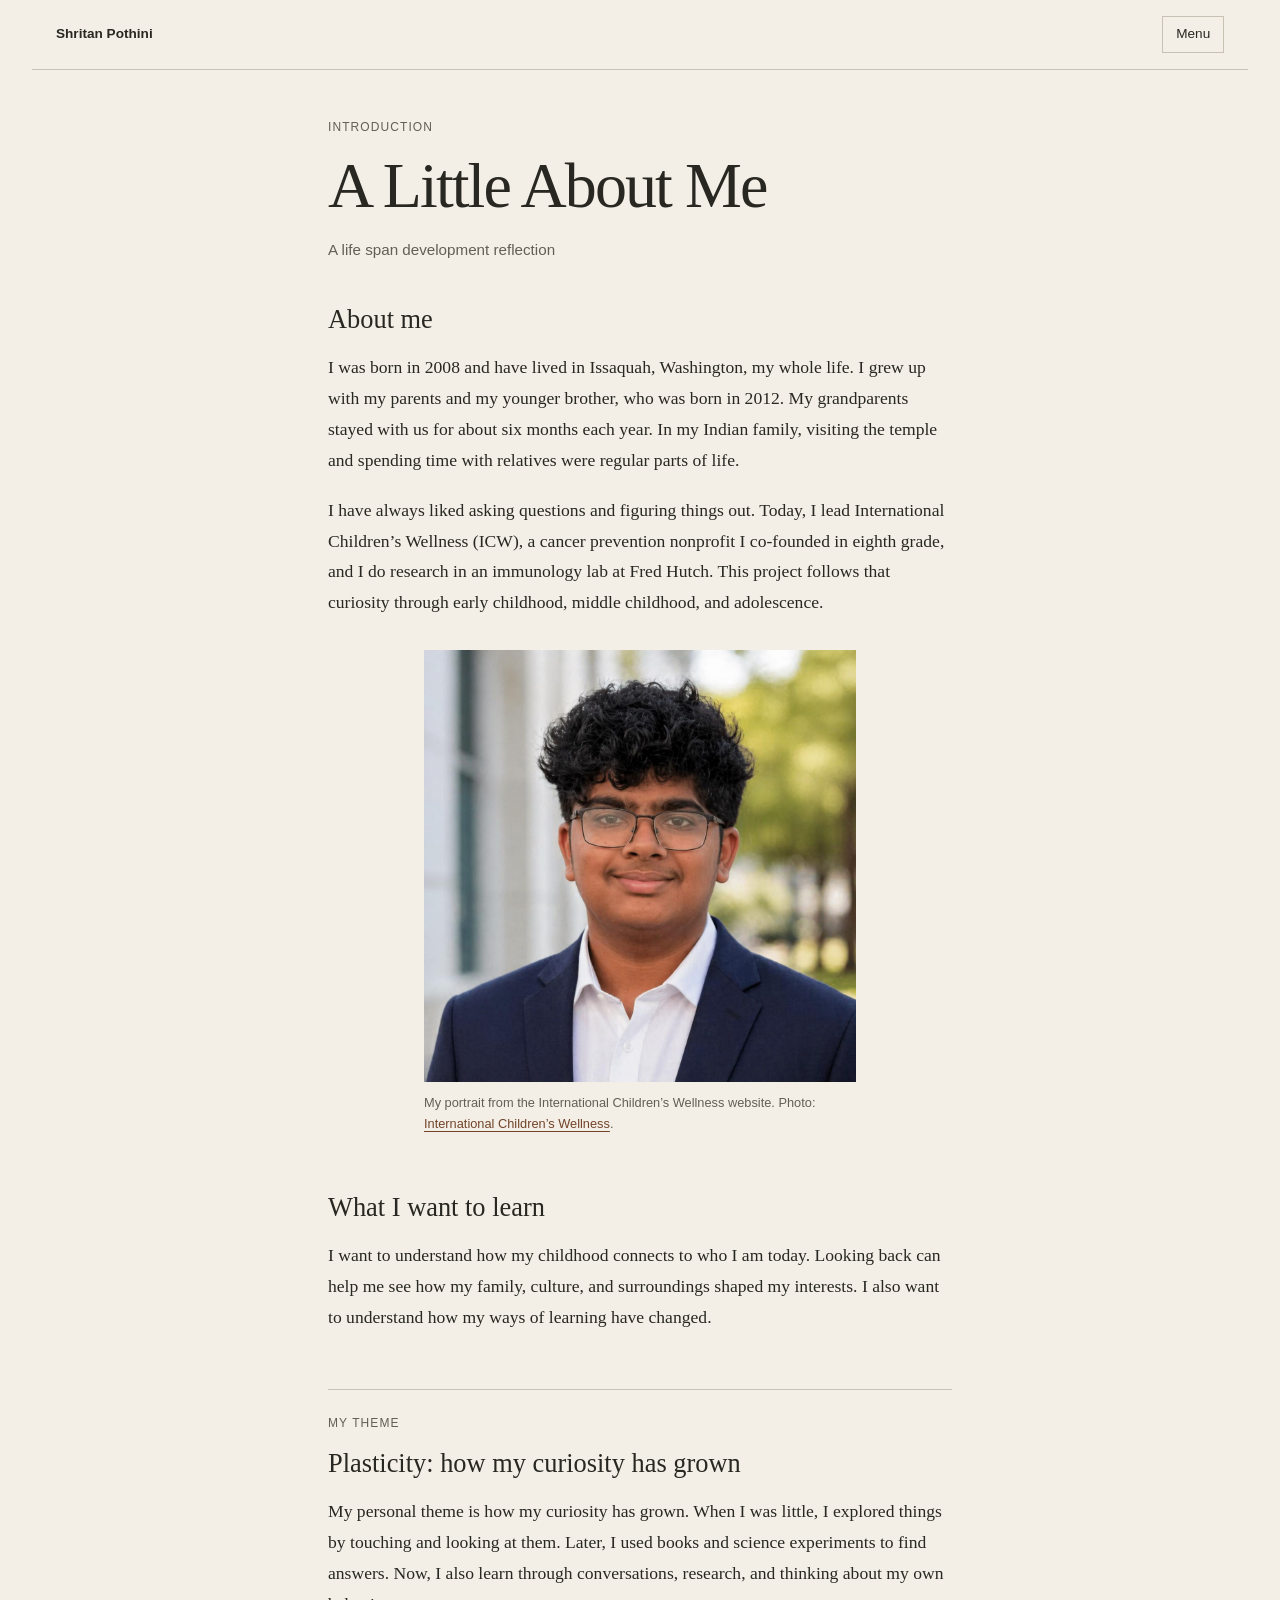
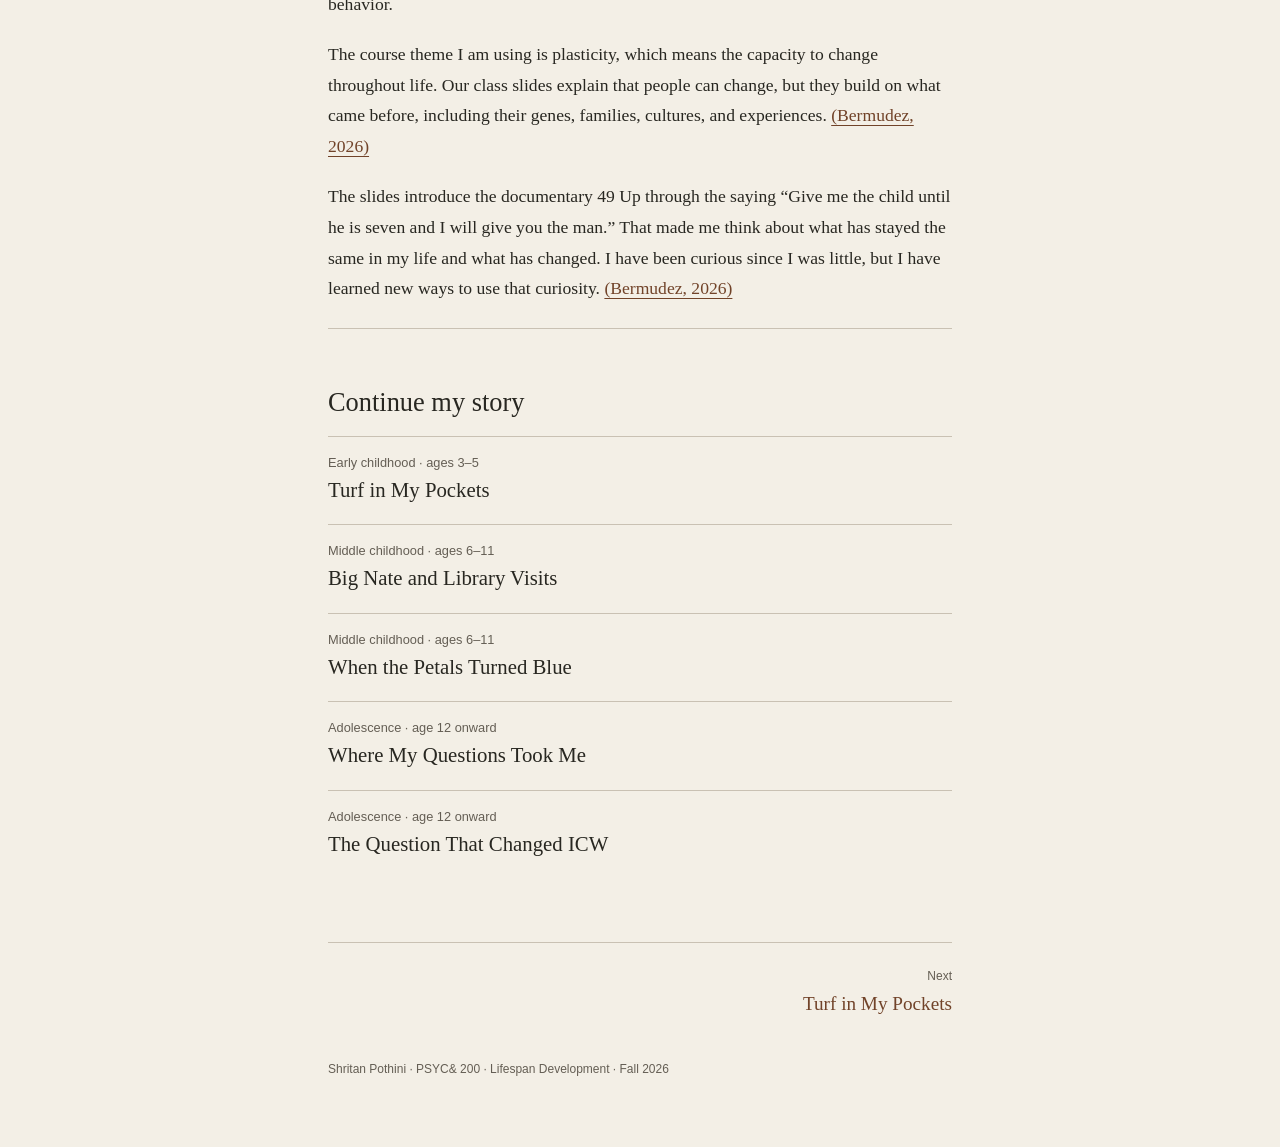
<file: index.html>
<!doctype html>
<html lang="en">
<head>
  <meta charset="utf-8">
  <meta name="viewport" content="width=device-width, initial-scale=1">
  <meta name="robots" content="noindex">
  <title>Introduction</title>
  <link rel="stylesheet" href="site.css">
  <script src="site-config.js" defer></script>
  <script src="site.js" defer></script>
</head>
<body>
  <header id="site-header"></header>
  <main>
    <div class="hero">
      <p class="eyebrow" data-post-number></p>
      <h1 data-post-title></h1>
      <p class="hero-sub">A life span development reflection</p>
    </div>

<section>
<h2>About me</h2>
<p>I was born in 2008 and have lived in Issaquah, Washington, my whole life. I grew up with my parents and my younger brother, who was born in 2012. My grandparents stayed with us for about six months each year. In my Indian family, visiting the temple and spending time with relatives were regular parts of life.</p>
<p>I have always liked asking questions and figuring things out. Today, I lead International Children’s Wellness (ICW), a cancer prevention nonprofit I co-founded in eighth grade, and I do research in an immunology lab at Fred Hutch. This project follows that curiosity through early childhood, middle childhood, and adolescence.</p>
<figure class="portrait"><img src="images/shritan-icw.png" alt="Portrait of Shritan Pothini" loading="lazy"><figcaption>My portrait from the International Children’s Wellness website. Photo: <a href="https://internationalchildrenswellness.org/">International Children’s Wellness</a>.</figcaption></figure>
</section>
<section>
<h2>What I want to learn</h2>
<p>I want to understand how my childhood connects to who I am today. Looking back can help me see how my family, culture, and surroundings shaped my interests. I also want to understand how my ways of learning have changed.</p>
</section>
<aside class="theme-note">
<p class="eyebrow">My theme</p>
<p class="theme-name" data-theme-name></p>
<p>My personal theme is how my curiosity has grown. When I was little, I explored things by touching and looking at them. Later, I used books and science experiments to find answers. Now, I also learn through conversations, research, and thinking about my own behavior.</p>
<p>The course theme I am using is plasticity, which means the capacity to change throughout life. Our class slides explain that people can change, but they build on what came before, including their genes, families, cultures, and experiences. <a href="references.html#course-slides">(Bermudez, 2026)</a></p>
<p>The slides introduce the documentary 49 Up through the saying “Give me the child until he is seven and I will give you the man.” That made me think about what has stayed the same in my life and what has changed. I have been curious since I was little, but I have learned new ways to use that curiosity. <a href="references.html#course-slides">(Bermudez, 2026)</a></p>
</aside>
<section>
<h2>Continue my story</h2>
<ol class="roadmap" id="roadmap"></ol></section>
    <nav class="pager" id="pager" aria-label="Previous and next post"></nav>
  </main>
  <footer id="site-footer"></footer>
</body>
</html>
</file>
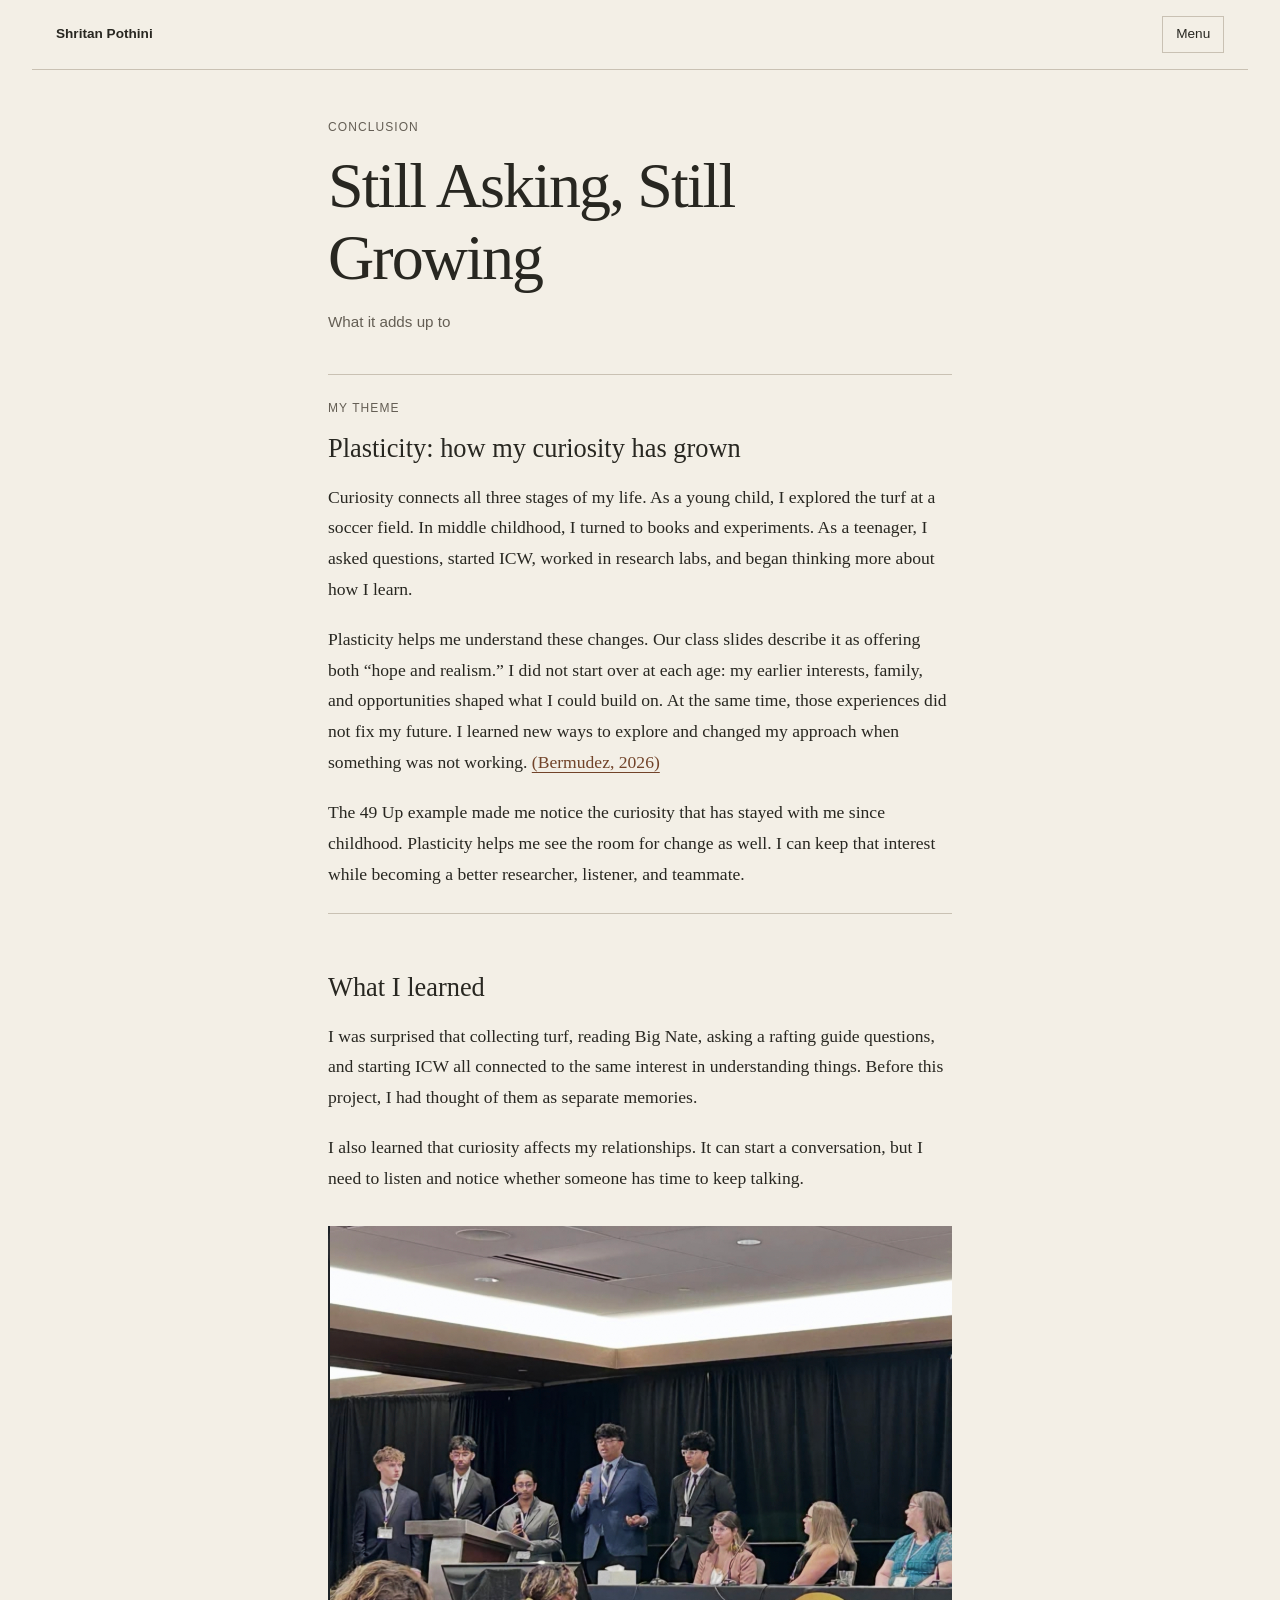
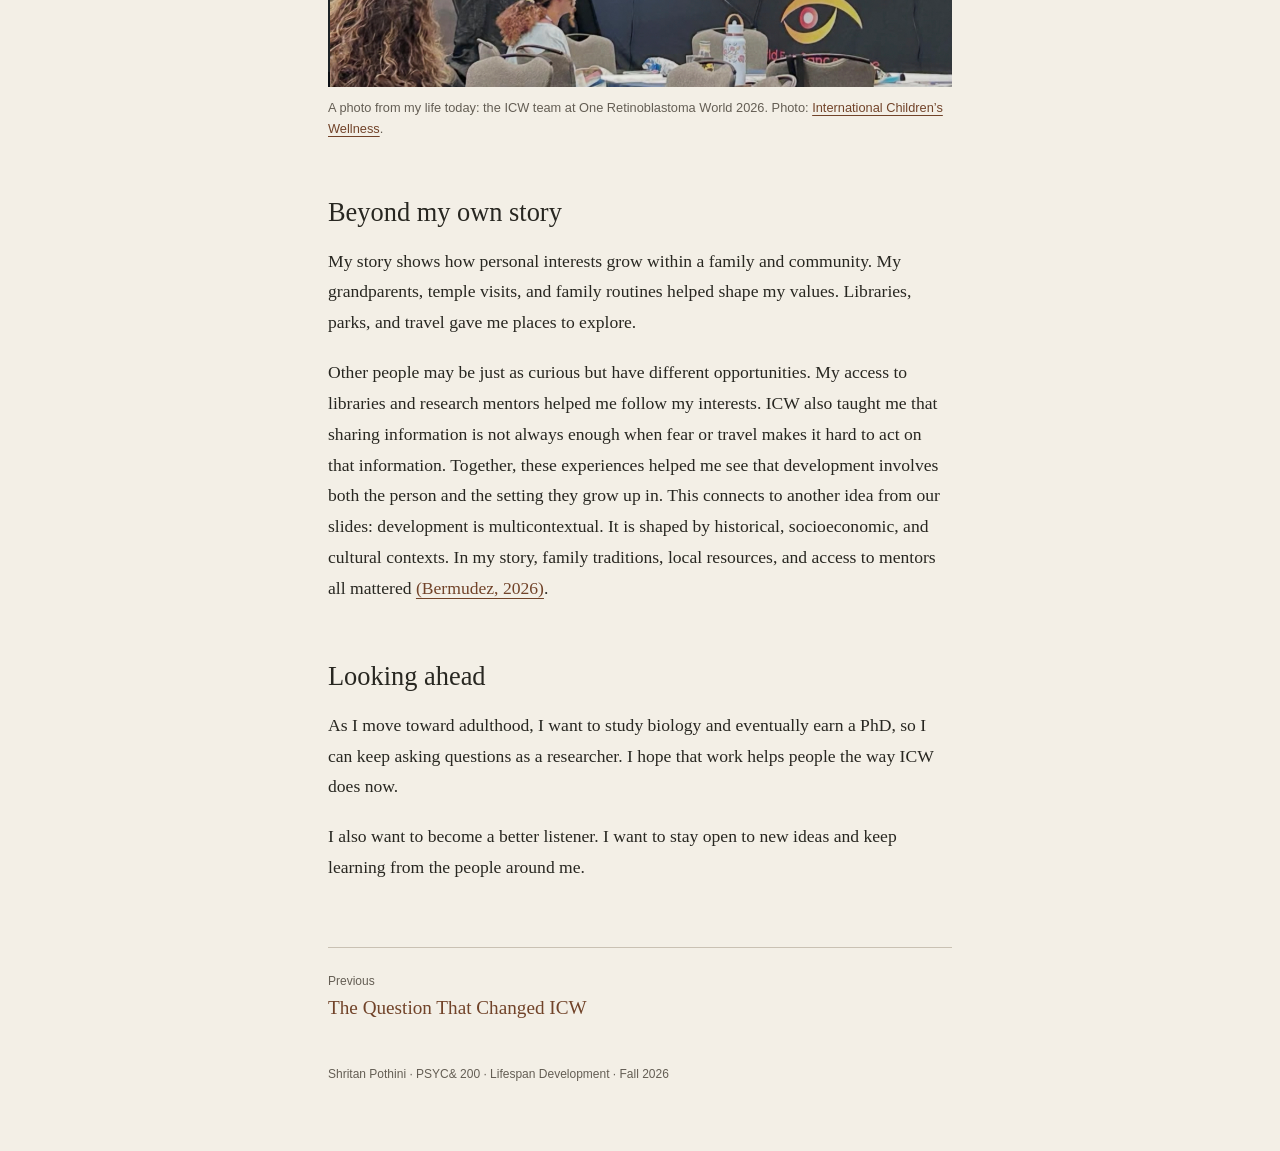
<file: conclusion.html>
<!doctype html>
<html lang="en">
<head>
  <meta charset="utf-8">
  <meta name="viewport" content="width=device-width, initial-scale=1">
  <meta name="robots" content="noindex">
  <title>Conclusion</title>
  <link rel="stylesheet" href="site.css">
  <script src="site-config.js" defer></script>
  <script src="site.js" defer></script>
</head>
<body>
  <header id="site-header"></header>
  <main>
    <div class="hero">
      <p class="eyebrow" data-post-number></p>
      <h1 data-post-title></h1>
      <p class="hero-sub">What it adds up to</p>
    </div>

<aside class="theme-note">
<p class="eyebrow">My theme</p>
<p class="theme-name" data-theme-name></p>
<p>Curiosity connects all three stages of my life. As a young child, I explored the turf at a soccer field. In middle childhood, I turned to books and experiments. As a teenager, I asked questions, started ICW, worked in research labs, and began thinking more about how I learn.</p>
<p>Plasticity helps me understand these changes. Our class slides describe it as offering both “hope and realism.” I did not start over at each age: my earlier interests, family, and opportunities shaped what I could build on. At the same time, those experiences did not fix my future. I learned new ways to explore and changed my approach when something was not working. <a href="references.html#course-slides">(Bermudez, 2026)</a></p>
<p>The 49 Up example made me notice the curiosity that has stayed with me since childhood. Plasticity helps me see the room for change as well. I can keep that interest while becoming a better researcher, listener, and teammate.</p>
</aside>
<section>
<h2>What I learned</h2>
<p>I was surprised that collecting turf, reading Big Nate, asking a rafting guide questions, and starting ICW all connected to the same interest in understanding things. Before this project, I had thought of them as separate memories.</p>
<p>I also learned that curiosity affects my relationships. It can start a conversation, but I need to listen and notice whether someone has time to keep talking.</p>
<figure><img src="images/icw-conference.jpg" alt="The ICW team presenting at a conference" loading="lazy"><figcaption>A photo from my life today: the ICW team at One Retinoblastoma World 2026. Photo: <a href="https://internationalchildrenswellness.org/">International Children’s Wellness</a>.</figcaption></figure>
</section>
<section>
<h2>Beyond my own story</h2>
<p>My story shows how personal interests grow within a family and community. My grandparents, temple visits, and family routines helped shape my values. Libraries, parks, and travel gave me places to explore.</p>
<p>Other people may be just as curious but have different opportunities. My access to libraries and research mentors helped me follow my interests. ICW also taught me that sharing information is not always enough when fear or travel makes it hard to act on that information. Together, these experiences helped me see that development involves both the person and the setting they grow up in. This connects to another idea from our slides: development is multicontextual. It is shaped by historical, socioeconomic, and cultural contexts. In my story, family traditions, local resources, and access to mentors all mattered <a href="references.html#course-slides">(Bermudez, 2026)</a>.</p>
</section>
<section>
<h2>Looking ahead</h2>
<p>As I move toward adulthood, I want to study biology and eventually earn a PhD, so I can keep asking questions as a researcher. I hope that work helps people the way ICW does now.</p>
<p>I also want to become a better listener. I want to stay open to new ideas and keep learning from the people around me.</p>
</section>
    <nav class="pager" id="pager" aria-label="Previous and next post"></nav>
  </main>
  <footer id="site-footer"></footer>
</body>
</html>
</file>
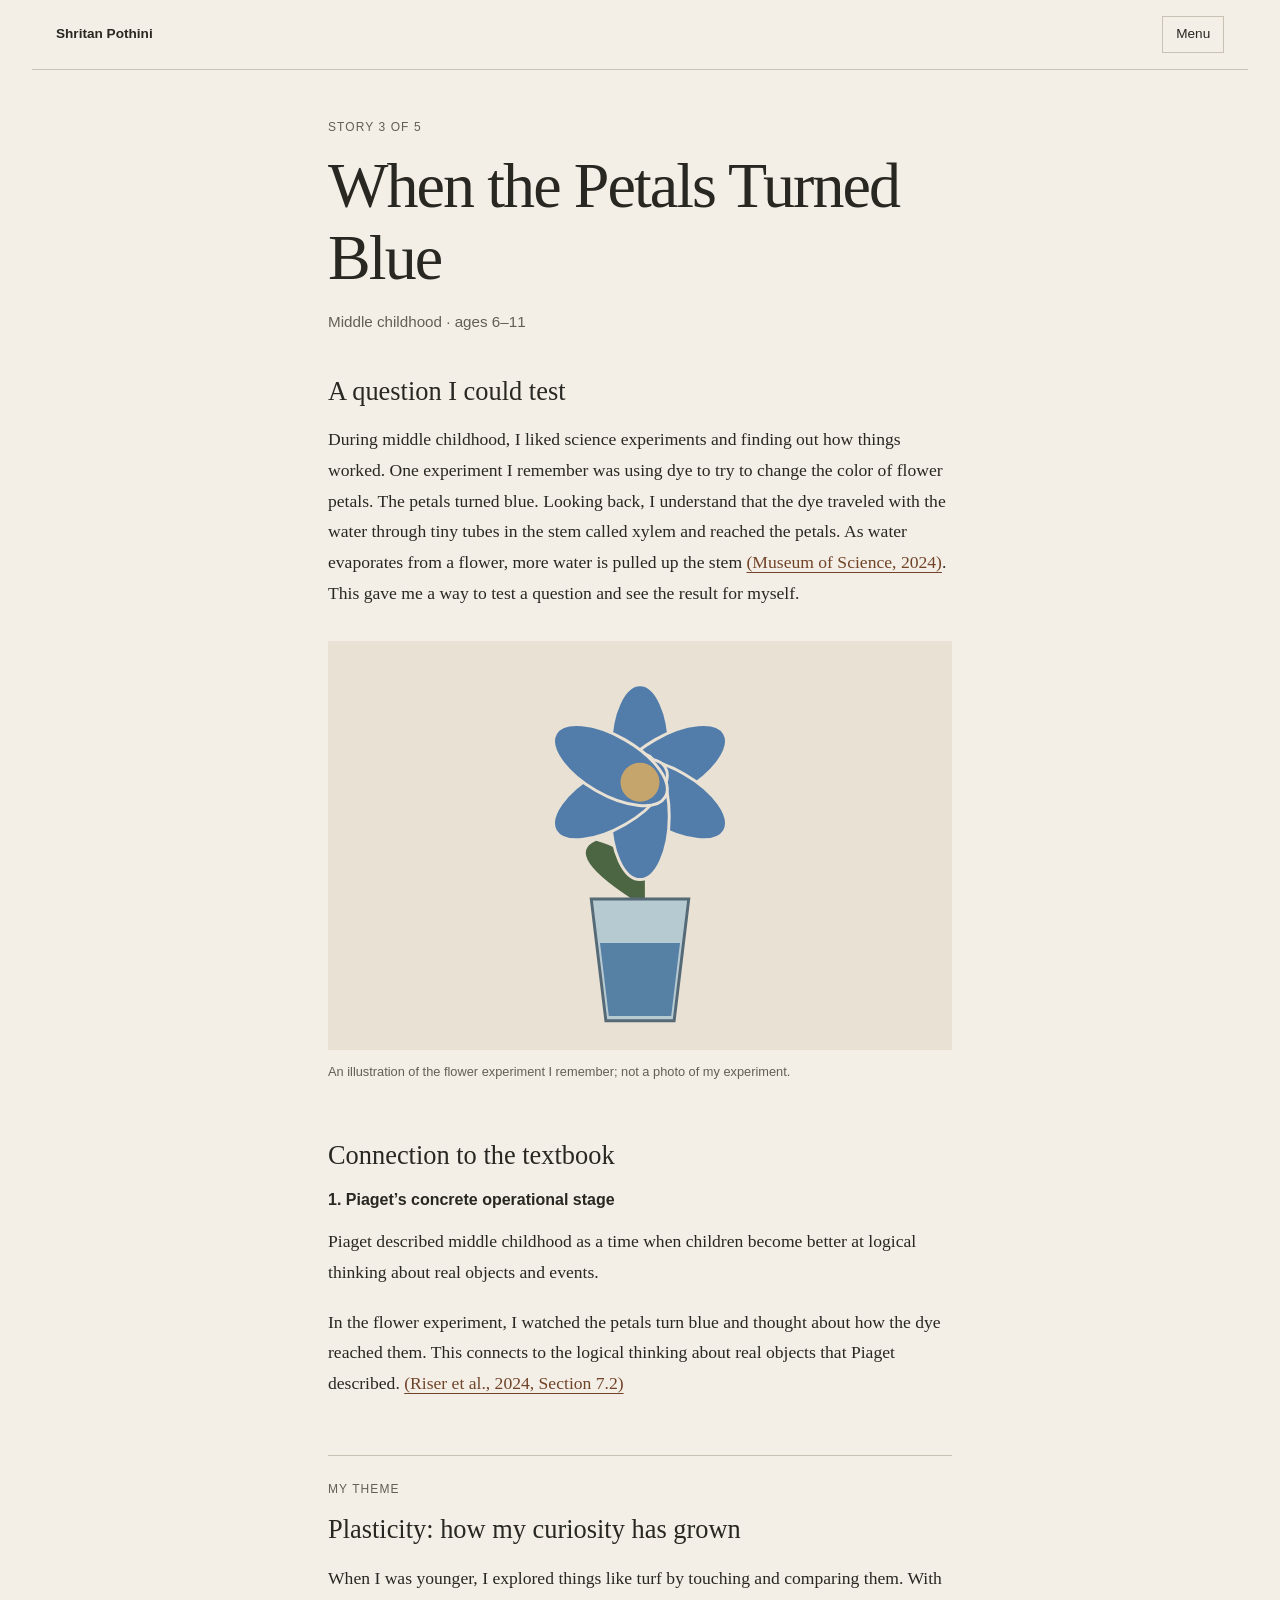
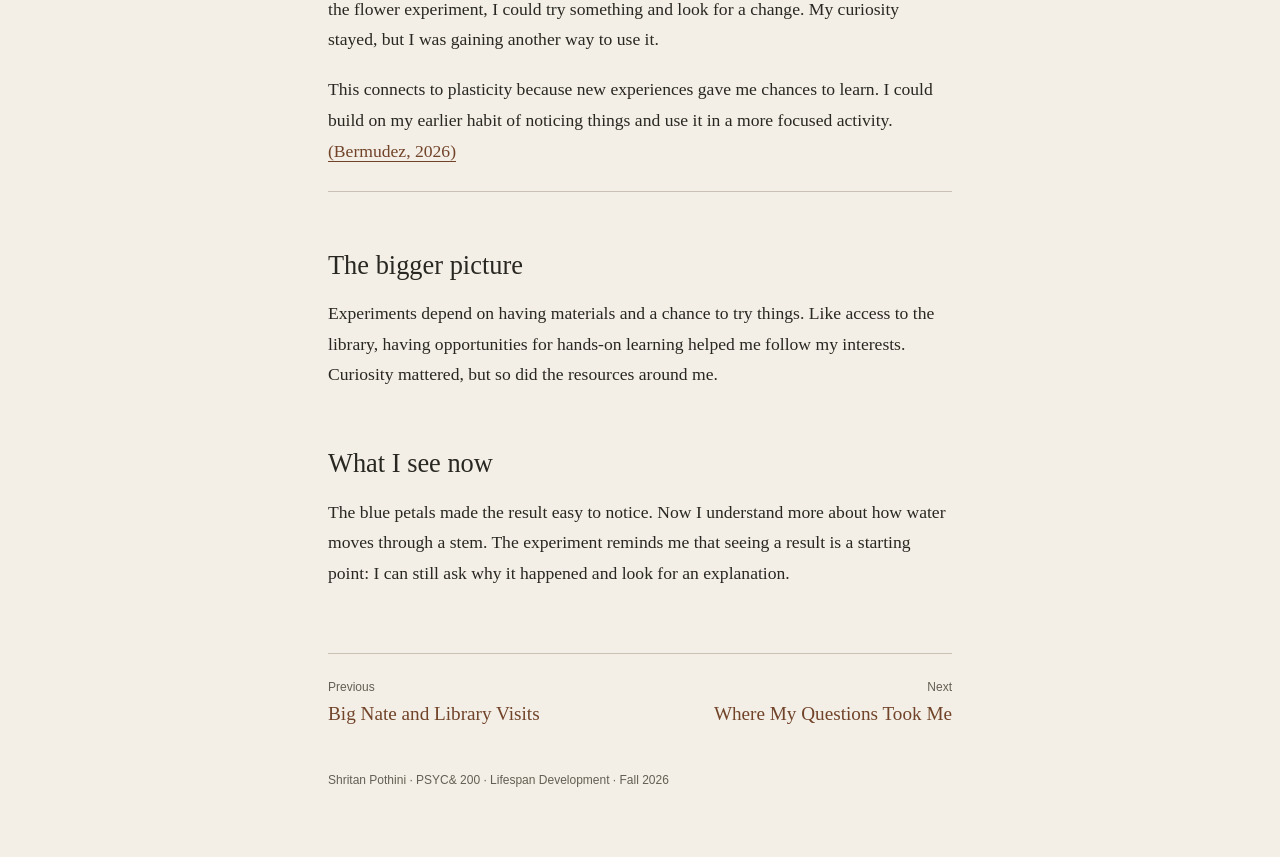
<file: flower-experiment.html>
<!doctype html>
<html lang="en">
<head>
  <meta charset="utf-8">
  <meta name="viewport" content="width=device-width, initial-scale=1">
  <meta name="robots" content="noindex">
  <title>When the Petals Turned Blue</title>
  <link rel="stylesheet" href="site.css">
  <script src="site-config.js" defer></script>
  <script src="site.js" defer></script>
</head>
<body>
  <header id="site-header"></header>
  <main>
    <div class="hero">
      <p class="eyebrow" data-post-number></p>
      <h1 data-post-title></h1>
      <p class="hero-sub"><span data-post-ages></span></p>
    </div>

<section>
<h2>A question I could test</h2>
<p>During middle childhood, I liked science experiments and finding out how things worked. One experiment I remember was using dye to try to change the color of flower petals. The petals turned blue. Looking back, I understand that the dye traveled with the water through tiny tubes in the stem called xylem and reached the petals. As water evaporates from a flower, more water is pulled up the stem <a href="https://www.mos.org/video/flowers-change-color-science-experiment">(Museum of Science, 2024)</a>. This gave me a way to test a question and see the result for myself.</p><figure class=""><img src="images/blue-flower.svg" alt="Illustration of blue flower petals above a glass of dyed water" loading="lazy"><figcaption>An illustration of the flower experiment I remember; not a photo of my experiment.</figcaption></figure>
</section>
<section>
<h2>Connection to the textbook</h2>
<div class="concepts"><div class="concept">
<h3>1. Piaget’s concrete operational stage</h3>
<p>Piaget described middle childhood as a time when children become better at logical thinking about real objects and events.</p>
<p>In the flower experiment, I watched the petals turn blue and thought about how the dye reached them. This connects to the logical thinking about real objects that Piaget described. <a href="https://openstax.org/books/lifespan-development/pages/7-2-cognition-in-middle-childhood">(Riser et al., 2024, Section 7.2)</a></p>
</div></div>
</section>
<aside class="theme-note"><p class="eyebrow">My theme</p><p class="theme-name" data-theme-name></p><p>When I was younger, I explored things like turf by touching and comparing them. With the flower experiment, I could try something and look for a change. My curiosity stayed, but I was gaining another way to use it.</p>
<p>This connects to plasticity because new experiences gave me chances to learn. I could build on my earlier habit of noticing things and use it in a more focused activity. <a href="references.html#course-slides">(Bermudez, 2026)</a></p>
</aside>
<section>
<h2>The bigger picture</h2>
<p>Experiments depend on having materials and a chance to try things. Like access to the library, having opportunities for hands-on learning helped me follow my interests. Curiosity mattered, but so did the resources around me.</p>

</section>
<section>
<h2>What I see now</h2>
<p>The blue petals made the result easy to notice. Now I understand more about how water moves through a stem. The experiment reminds me that seeing a result is a starting point: I can still ask why it happened and look for an explanation.</p>

</section>
    <nav class="pager" id="pager" aria-label="Previous and next post"></nav>
  </main>
  <footer id="site-footer"></footer>
</body>
</html>
</file>
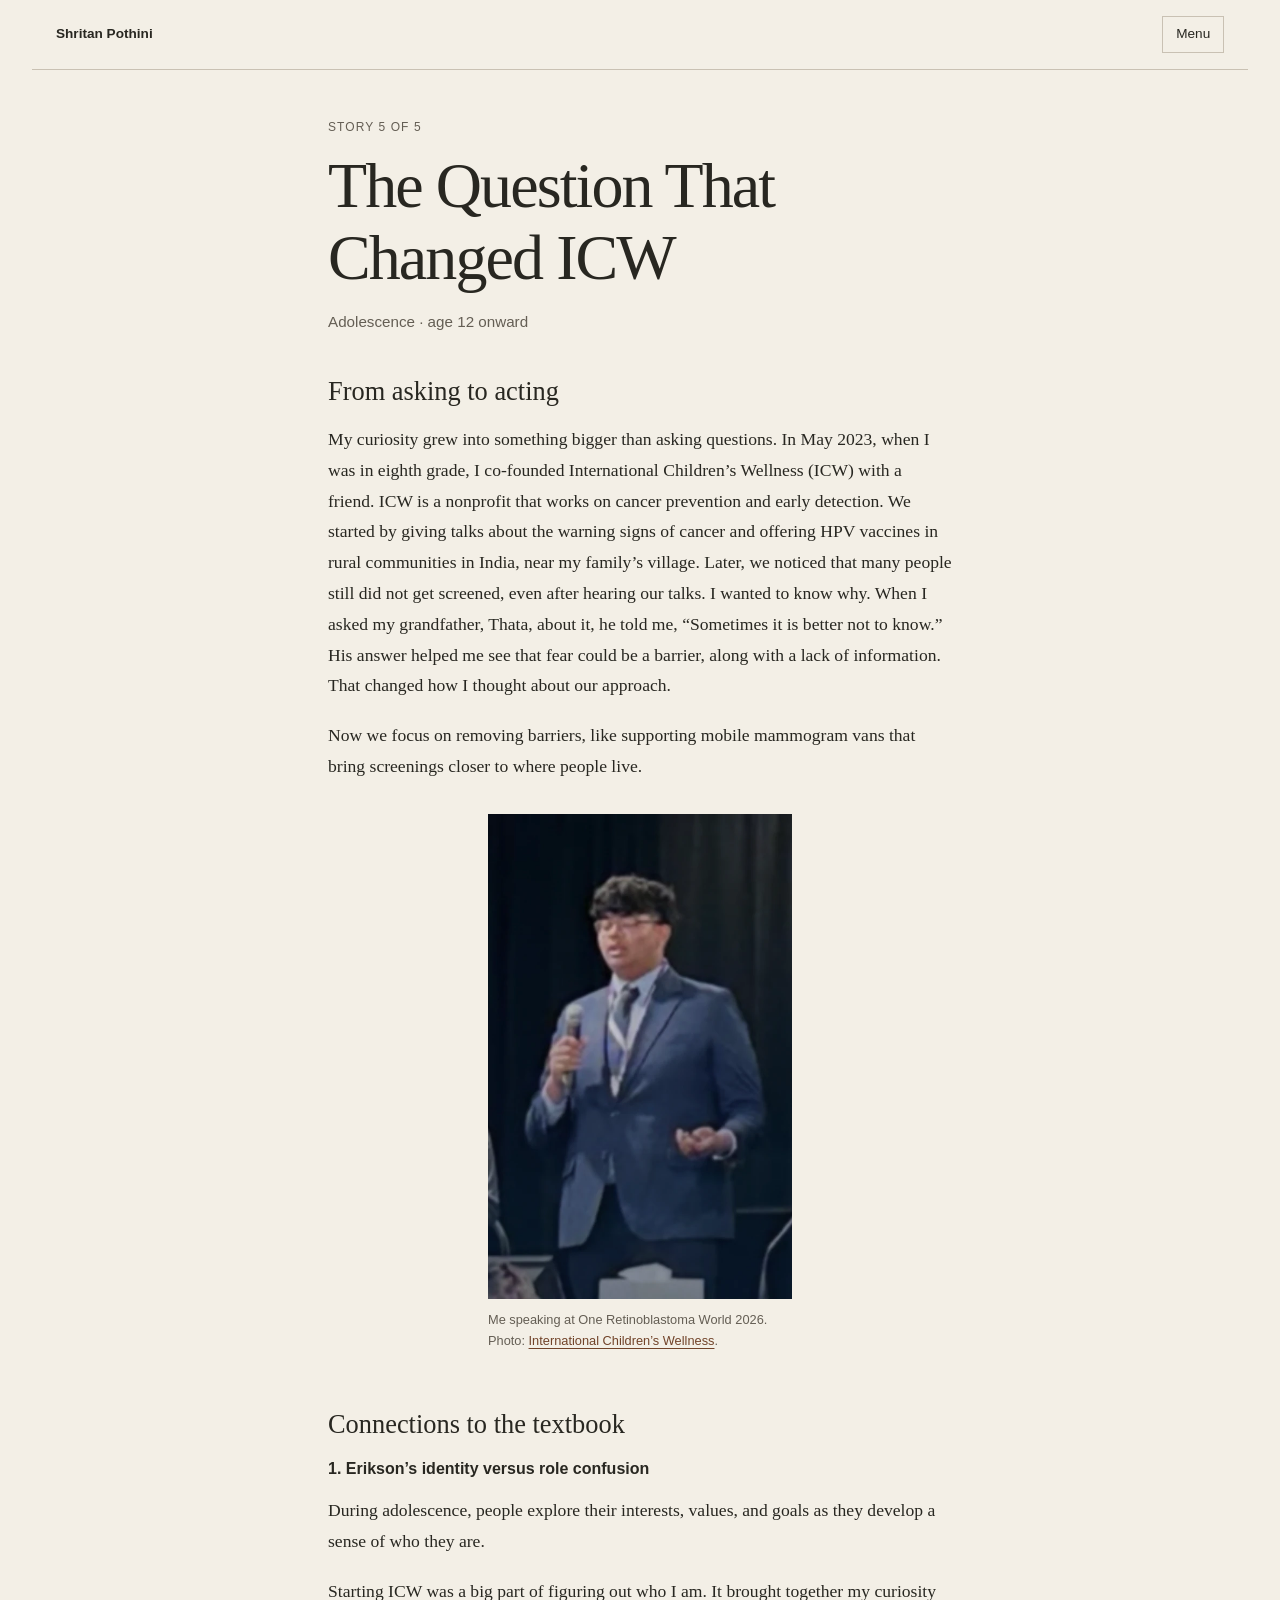
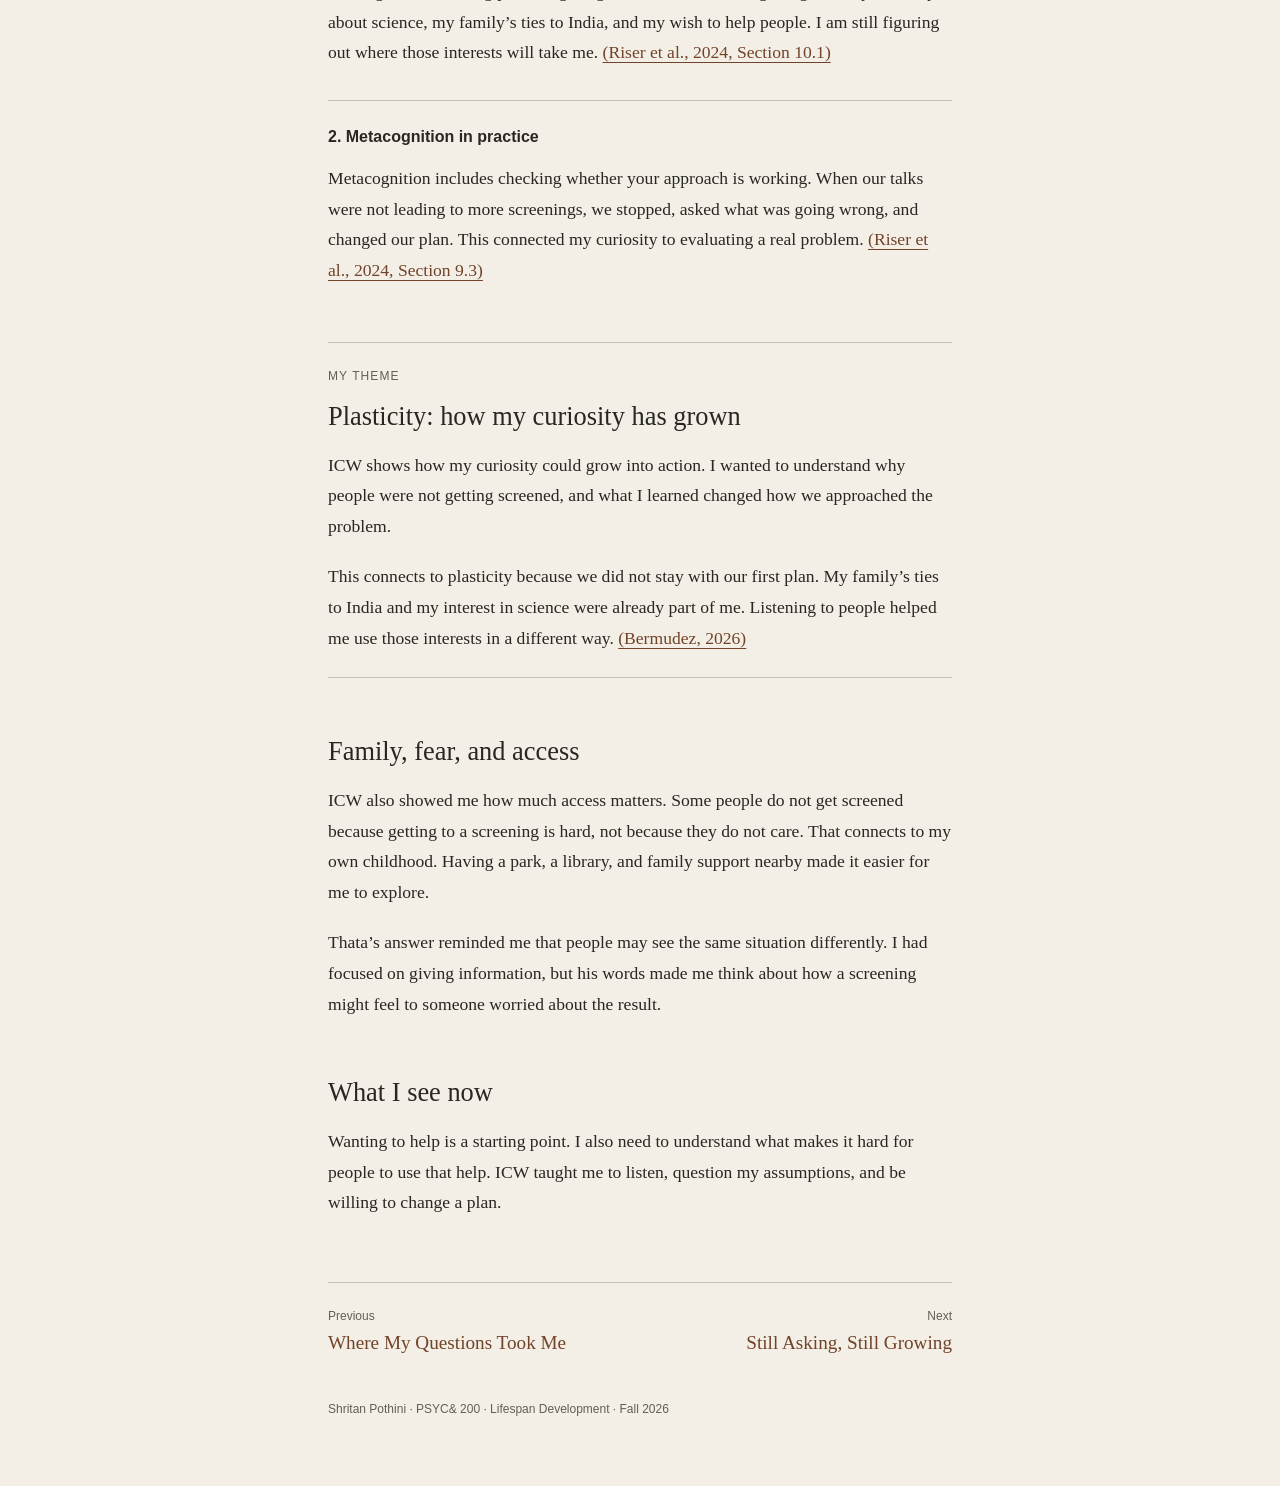
<file: icw.html>
<!doctype html>
<html lang="en">
<head>
  <meta charset="utf-8">
  <meta name="viewport" content="width=device-width, initial-scale=1">
  <meta name="robots" content="noindex">
  <title>The Question That Changed ICW</title>
  <link rel="stylesheet" href="site.css">
  <script src="site-config.js" defer></script>
  <script src="site.js" defer></script>
</head>
<body>
  <header id="site-header"></header>
  <main>
    <div class="hero">
      <p class="eyebrow" data-post-number></p>
      <h1 data-post-title></h1>
      <p class="hero-sub"><span data-post-ages></span></p>
    </div>

<section>
<h2>From asking to acting</h2>
<p>My curiosity grew into something bigger than asking questions. In May 2023, when I was in eighth grade, I co-founded International Children’s Wellness (ICW) with a friend. ICW is a nonprofit that works on cancer prevention and early detection. We started by giving talks about the warning signs of cancer and offering HPV vaccines in rural communities in India, near my family’s village. Later, we noticed that many people still did not get screened, even after hearing our talks. I wanted to know why. When I asked my grandfather, Thata, about it, he told me, “Sometimes it is better not to know.” His answer helped me see that fear could be a barrier, along with a lack of information. That changed how I thought about our approach.</p><p>Now we focus on removing barriers, like supporting mobile mammogram vans that bring screenings closer to where people live.</p><figure class="portrait speaking-photo"><img src="images/speaking.webp" alt="Shritan in a blue suit speaking into a microphone at an event" loading="lazy"><figcaption>Me speaking at One Retinoblastoma World 2026. Photo: <a href="https://internationalchildrenswellness.org/">International Children’s Wellness</a>.</figcaption></figure>
</section>
<section>
<h2>Connections to the textbook</h2>
<div class="concepts"><div class="concept">
<h3>1. Erikson’s identity versus role confusion</h3>
<p>During adolescence, people explore their interests, values, and goals as they develop a sense of who they are.</p>
<p>Starting ICW was a big part of figuring out who I am. It brought together my curiosity about science, my family’s ties to India, and my wish to help people. I am still figuring out where those interests will take me. <a href="https://openstax.org/books/lifespan-development/pages/10-1-theories-of-adolescent-socioemotional-development">(Riser et al., 2024, Section 10.1)</a></p>
</div><div class="concept"><h3>2. Metacognition in practice</h3><p>Metacognition includes checking whether your approach is working. When our talks were not leading to more screenings, we stopped, asked what was going wrong, and changed our plan. This connected my curiosity to evaluating a real problem. <a href="https://openstax.org/books/lifespan-development/pages/9-3-cognition-in-adolescence">(Riser et al., 2024, Section 9.3)</a></p>
</div></div>
</section>
<aside class="theme-note"><p class="eyebrow">My theme</p><p class="theme-name" data-theme-name></p><p>ICW shows how my curiosity could grow into action. I wanted to understand why people were not getting screened, and what I learned changed how we approached the problem.</p>
<p>This connects to plasticity because we did not stay with our first plan. My family’s ties to India and my interest in science were already part of me. Listening to people helped me use those interests in a different way. <a href="references.html#course-slides">(Bermudez, 2026)</a></p>
</aside>
<section>
<h2>Family, fear, and access</h2>
<p>ICW also showed me how much access matters. Some people do not get screened because getting to a screening is hard, not because they do not care. That connects to my own childhood. Having a park, a library, and family support nearby made it easier for me to explore.</p><p>Thata’s answer reminded me that people may see the same situation differently. I had focused on giving information, but his words made me think about how a screening might feel to someone worried about the result.</p>

</section>
<section>
<h2>What I see now</h2>
<p>Wanting to help is a starting point. I also need to understand what makes it hard for people to use that help. ICW taught me to listen, question my assumptions, and be willing to change a plan.</p>

</section>
    <nav class="pager" id="pager" aria-label="Previous and next post"></nav>
  </main>
  <footer id="site-footer"></footer>
</body>
</html>
</file>
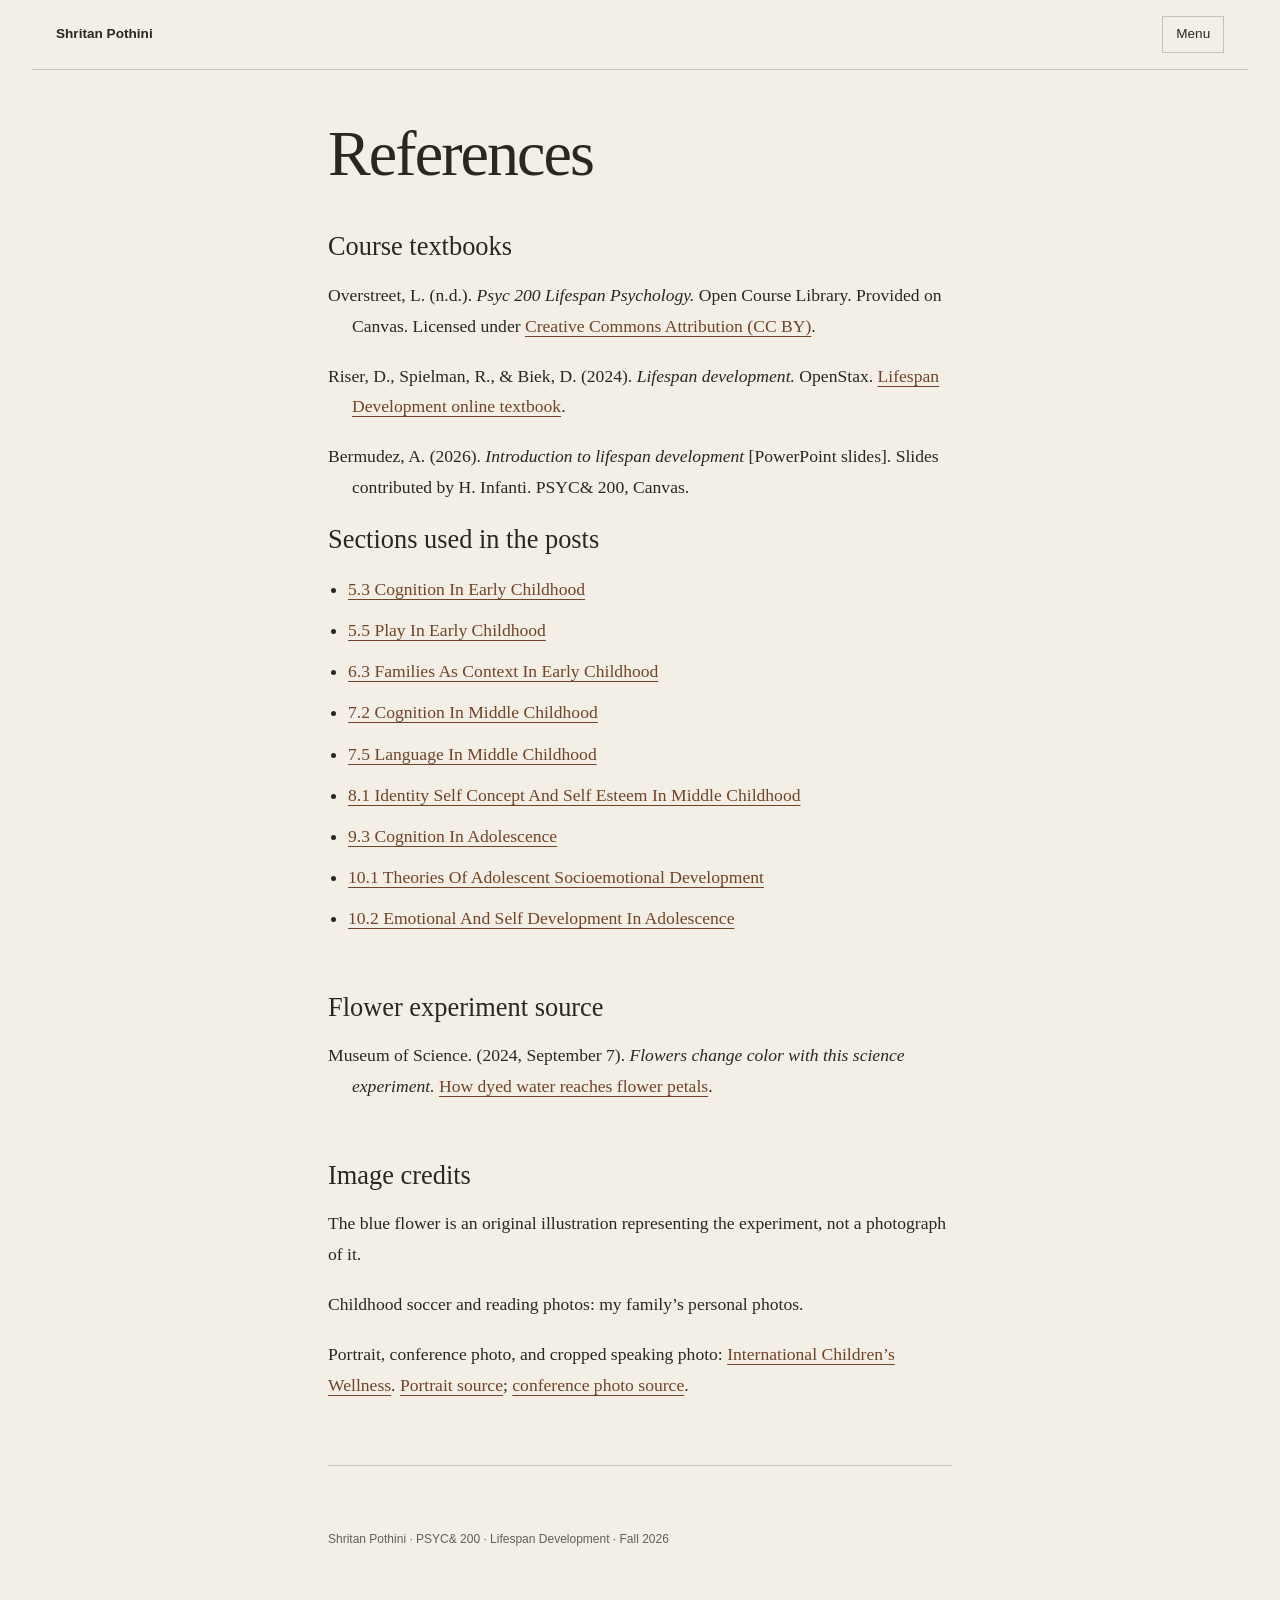
<file: references.html>
<!doctype html>
<html lang="en">
<head>
  <meta charset="utf-8">
  <meta name="viewport" content="width=device-width, initial-scale=1">
  <meta name="robots" content="noindex">
  <title>References</title>
  <link rel="stylesheet" href="site.css">
  <script src="site-config.js" defer></script>
  <script src="site.js" defer></script>
</head>
<body>
  <header id="site-header"></header>
  <main>
    <div class="hero">
      <h1>References</h1>
    </div>
<section><h2>Course textbooks</h2>
<p class="references">Overstreet, L. (n.d.). <em>Psyc 200 Lifespan Psychology.</em> Open Course Library. Provided on Canvas. Licensed under <a href="https://creativecommons.org/licenses/by/">Creative Commons Attribution (CC BY)</a>.</p>
<p class="references">Riser, D., Spielman, R., &amp; Biek, D. (2024). <em>Lifespan development.</em> OpenStax. <a href="https://openstax.org/books/lifespan-development/pages/1-what-does-psychology-say">Lifespan Development online textbook</a>.</p>
<p class="references" id="course-slides">Bermudez, A. (2026). <em>Introduction to lifespan development</em> [PowerPoint slides]. Slides contributed by H. Infanti. PSYC&amp; 200, Canvas.</p>
<h2>Sections used in the posts</h2>
<ul class="source-list"><li><a href="https://openstax.org/books/lifespan-development/pages/5-3-cognition-in-early-childhood">5.3 Cognition In Early Childhood</a></li><li><a href="https://openstax.org/books/lifespan-development/pages/5-5-play-in-early-childhood">5.5 Play In Early Childhood</a></li><li><a href="https://openstax.org/books/lifespan-development/pages/6-3-families-as-context-in-early-childhood">6.3 Families As Context In Early Childhood</a></li><li><a href="https://openstax.org/books/lifespan-development/pages/7-2-cognition-in-middle-childhood">7.2 Cognition In Middle Childhood</a></li><li><a href="https://openstax.org/books/lifespan-development/pages/7-5-language-in-middle-childhood">7.5 Language In Middle Childhood</a></li><li><a href="https://openstax.org/books/lifespan-development/pages/8-1-identity-self-concept-and-self-esteem-in-middle-childhood">8.1 Identity Self Concept And Self Esteem In Middle Childhood</a></li><li><a href="https://openstax.org/books/lifespan-development/pages/9-3-cognition-in-adolescence">9.3 Cognition In Adolescence</a></li><li><a href="https://openstax.org/books/lifespan-development/pages/10-1-theories-of-adolescent-socioemotional-development">10.1 Theories Of Adolescent Socioemotional Development</a></li><li><a href="https://openstax.org/books/lifespan-development/pages/10-2-emotional-and-self-development-in-adolescence">10.2 Emotional And Self Development In Adolescence</a></li></ul></section>
<section><h2>Flower experiment source</h2><p class="references">Museum of Science. (2024, September 7). <em>Flowers change color with this science experiment.</em> <a href="https://www.mos.org/video/flowers-change-color-science-experiment">How dyed water reaches flower petals</a>.</p></section>
<section><h2>Image credits</h2><p>The blue flower is an original illustration representing the experiment, not a photograph of it.</p><p>Childhood soccer and reading photos: my family’s personal photos.</p>
<p>Portrait, conference photo, and cropped speaking photo: <a href="https://internationalchildrenswellness.org/">International Children’s Wellness</a>. <a href="https://internationalchildrenswellness.org/shritan-pothini.png">Portrait source</a>; <a href="https://internationalchildrenswellness.org/images/events/onerbworld-2026.jpg">conference photo source</a>.</p>
</section>
    <nav class="pager" id="pager" aria-label="Previous and next post"></nav>
  </main>
  <footer id="site-footer"></footer>
</body>
</html>
</file>
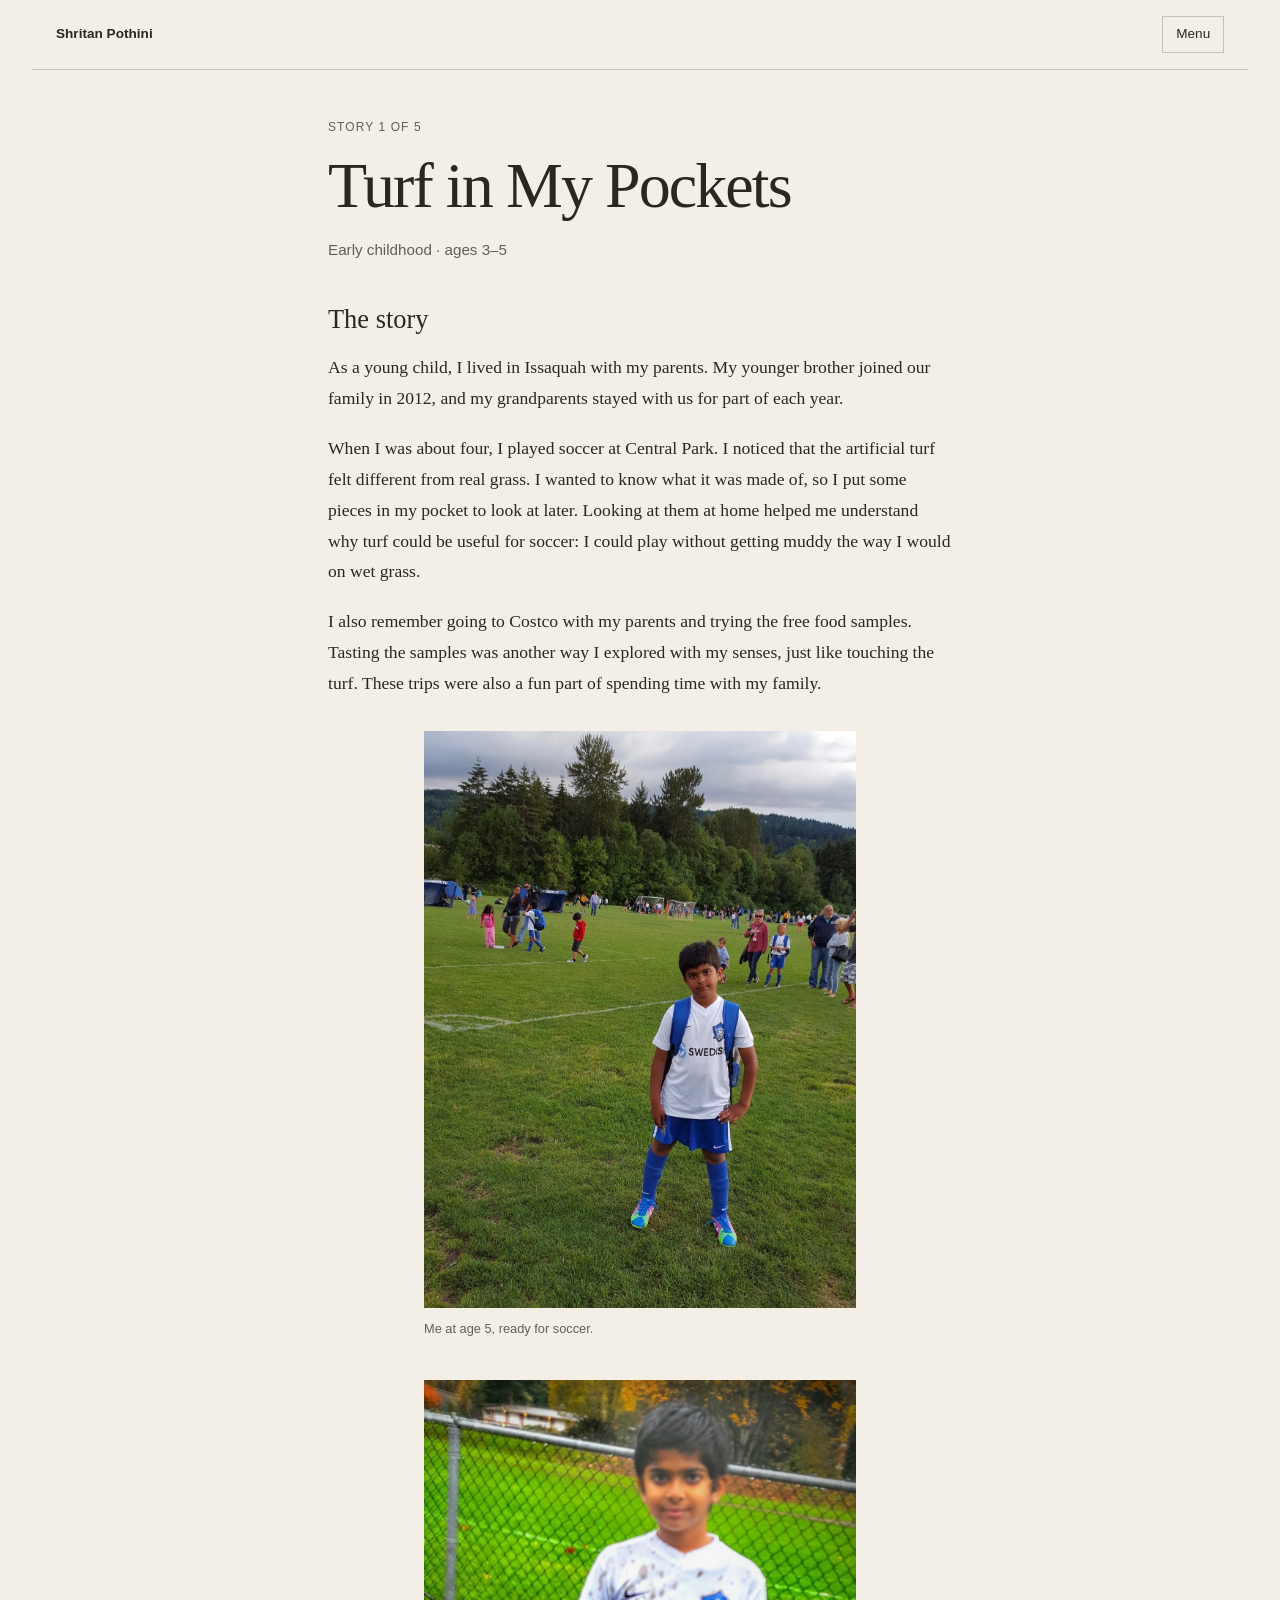
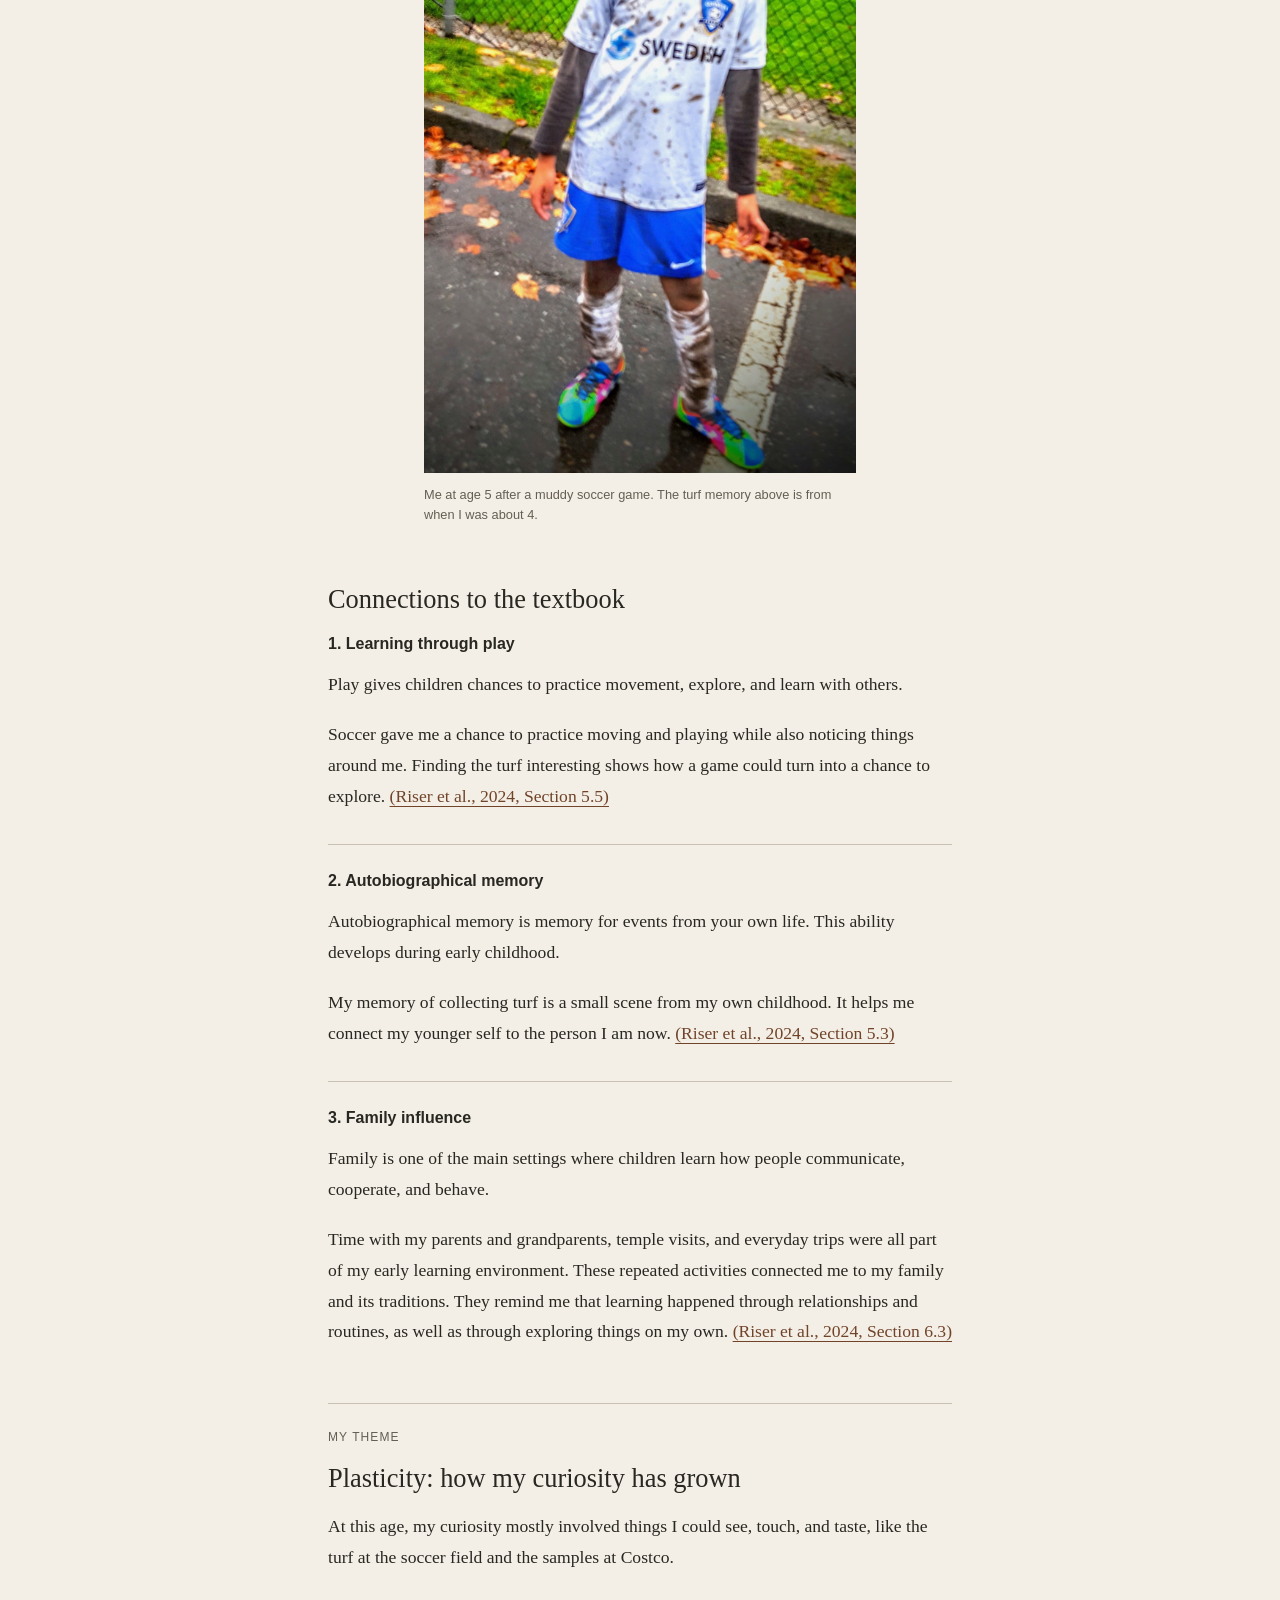
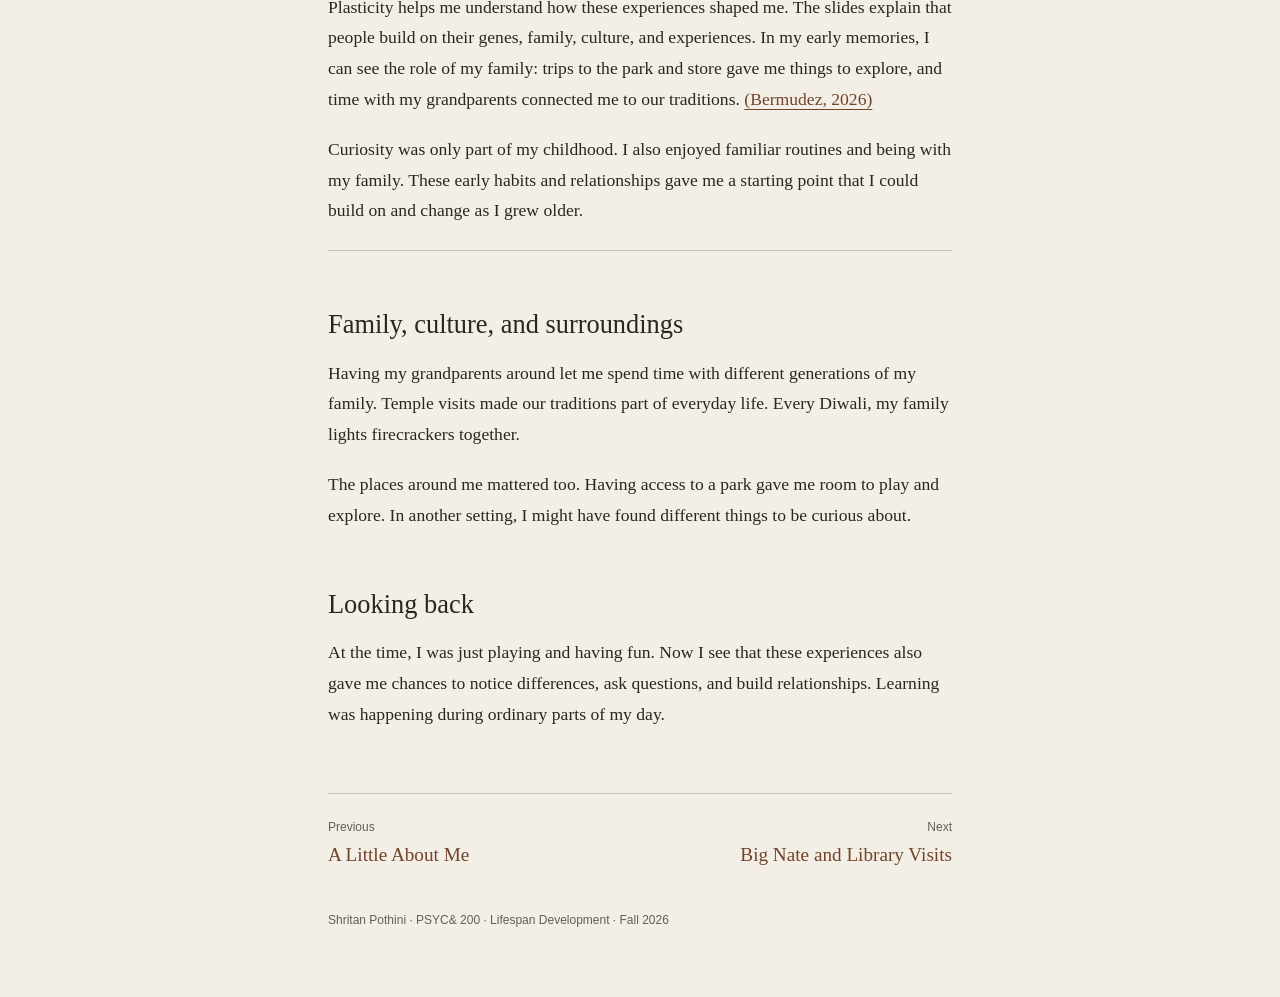
<file: stage-1.html>
<!doctype html>
<html lang="en">
<head>
  <meta charset="utf-8">
  <meta name="viewport" content="width=device-width, initial-scale=1">
  <meta name="robots" content="noindex">
  <title>Early Childhood</title>
  <link rel="stylesheet" href="site.css">
  <script src="site-config.js" defer></script>
  <script src="site.js" defer></script>
</head>
<body>
  <header id="site-header"></header>
  <main>
    <div class="hero">
      <p class="eyebrow" data-post-number></p>
      <h1 data-post-title></h1>
      <p class="hero-sub"><span data-post-ages></span></p>
    </div>

<section>
<h2>The story</h2>
<p>As a young child, I lived in Issaquah with my parents. My younger brother joined our family in 2012, and my grandparents stayed with us for part of each year.</p>
<p>When I was about four, I played soccer at Central Park. I noticed that the artificial turf felt different from real grass. I wanted to know what it was made of, so I put some pieces in my pocket to look at later. Looking at them at home helped me understand why turf could be useful for soccer: I could play without getting muddy the way I would on wet grass.</p>
<p>I also remember going to Costco with my parents and trying the free food samples. Tasting the samples was another way I explored with my senses, just like touching the turf. These trips were also a fun part of spending time with my family.</p>
<figure class="portrait"><img src="images/soccer-age-5.jpg" alt="Shritan at age five wearing his soccer uniform on a field" loading="lazy"><figcaption>Me at age 5, ready for soccer.</figcaption></figure><figure class="portrait"><img src="images/soccer-age-5-muddy.jpg" alt="Shritan at age five in a muddy soccer uniform" loading="lazy"><figcaption>Me at age 5 after a muddy soccer game. The turf memory above is from when I was about 4.</figcaption></figure>
</section>
<section>
<h2>Connections to the textbook</h2>
<div class="concepts"><div class="concept">
<h3>1. Learning through play</h3>
<p>Play gives children chances to practice movement, explore, and learn with others.</p>
<p>Soccer gave me a chance to practice moving and playing while also noticing things around me. Finding the turf interesting shows how a game could turn into a chance to explore. <a href="https://openstax.org/books/lifespan-development/pages/5-5-play-in-early-childhood">(Riser et al., 2024, Section 5.5)</a></p>
</div>
<div class="concept">
<h3>2. Autobiographical memory</h3>
<p>Autobiographical memory is memory for events from your own life. This ability develops during early childhood.</p>
<p>My memory of collecting turf is a small scene from my own childhood. It helps me connect my younger self to the person I am now. <a href="https://openstax.org/books/lifespan-development/pages/5-3-cognition-in-early-childhood">(Riser et al., 2024, Section 5.3)</a></p>
</div>
<div class="concept">
<h3>3. Family influence</h3>
<p>Family is one of the main settings where children learn how people communicate, cooperate, and behave.</p>
<p>Time with my parents and grandparents, temple visits, and everyday trips were all part of my early learning environment. These repeated activities connected me to my family and its traditions. They remind me that learning happened through relationships and routines, as well as through exploring things on my own. <a href="https://openstax.org/books/lifespan-development/pages/6-3-families-as-context-in-early-childhood">(Riser et al., 2024, Section 6.3)</a></p>
</div>
</div></section>
<aside class="theme-note">
<p class="eyebrow">My theme</p>
<p class="theme-name" data-theme-name></p>
<p>At this age, my curiosity mostly involved things I could see, touch, and taste, like the turf at the soccer field and the samples at Costco.</p>
<p>Plasticity helps me understand how these experiences shaped me. The slides explain that people build on their genes, family, culture, and experiences. In my early memories, I can see the role of my family: trips to the park and store gave me things to explore, and time with my grandparents connected me to our traditions. <a href="references.html#course-slides">(Bermudez, 2026)</a></p>
<p>Curiosity was only part of my childhood. I also enjoyed familiar routines and being with my family. These early habits and relationships gave me a starting point that I could build on and change as I grew older.</p>
</aside>
<section>
<h2>Family, culture, and surroundings</h2>
<p>Having my grandparents around let me spend time with different generations of my family. Temple visits made our traditions part of everyday life. Every Diwali, my family lights firecrackers together.</p>
<p>The places around me mattered too. Having access to a park gave me room to play and explore. In another setting, I might have found different things to be curious about.</p>
</section>
<section>
<h2>Looking back</h2>
<p>At the time, I was just playing and having fun. Now I see that these experiences also gave me chances to notice differences, ask questions, and build relationships. Learning was happening during ordinary parts of my day.</p>
</section>
    <nav class="pager" id="pager" aria-label="Previous and next post"></nav>
  </main>
  <footer id="site-footer"></footer>
</body>
</html>
</file>
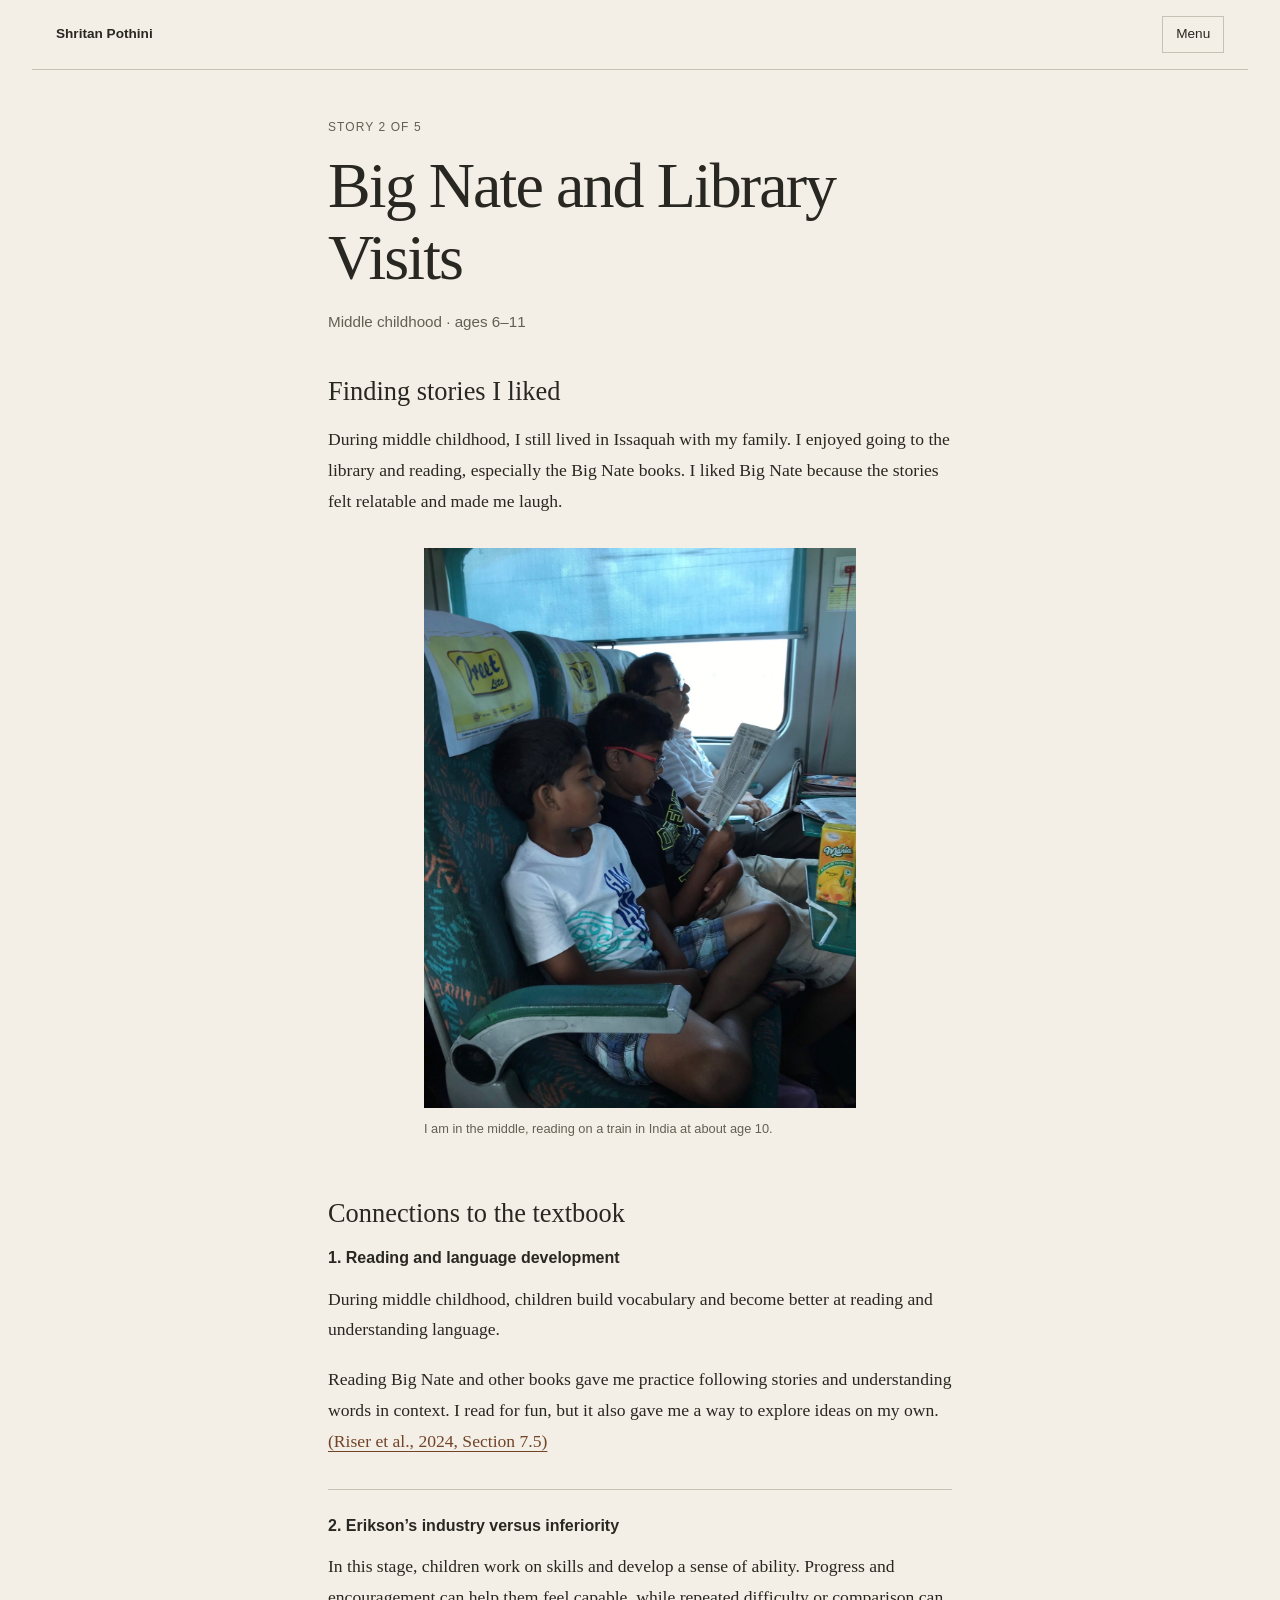
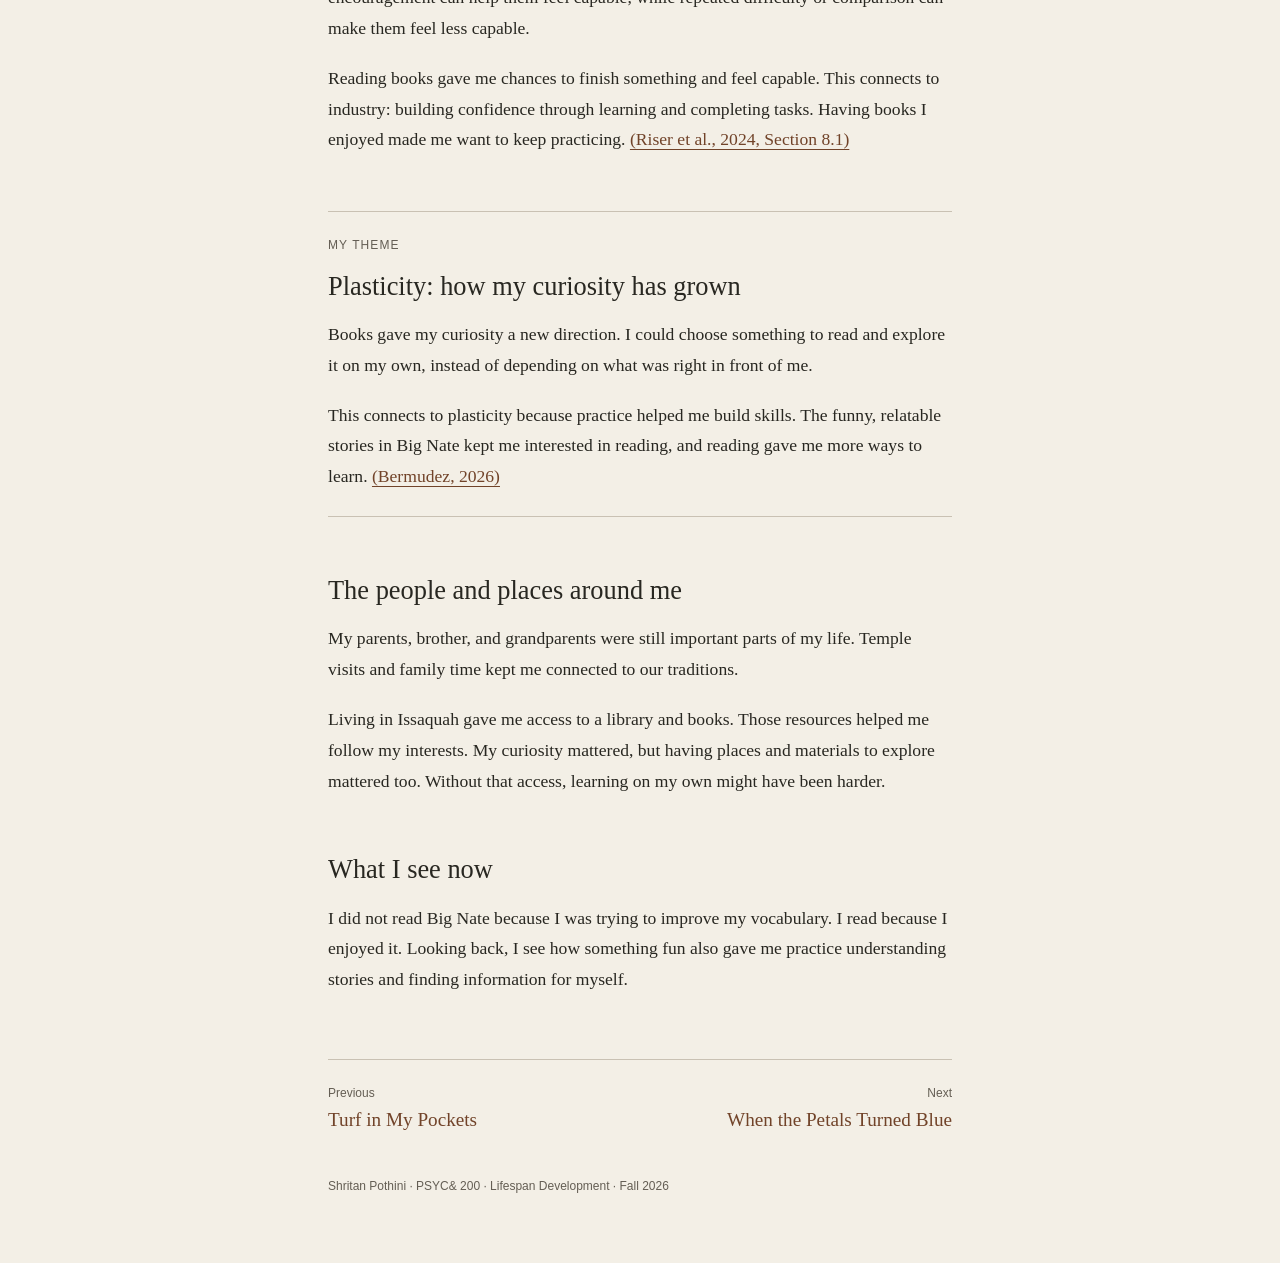
<file: stage-2.html>
<!doctype html>
<html lang="en">
<head>
  <meta charset="utf-8">
  <meta name="viewport" content="width=device-width, initial-scale=1">
  <meta name="robots" content="noindex">
  <title>Big Nate and Library Visits</title>
  <link rel="stylesheet" href="site.css">
  <script src="site-config.js" defer></script>
  <script src="site.js" defer></script>
</head>
<body>
  <header id="site-header"></header>
  <main>
    <div class="hero">
      <p class="eyebrow" data-post-number></p>
      <h1 data-post-title></h1>
      <p class="hero-sub"><span data-post-ages></span></p>
    </div>

<section>
<h2>Finding stories I liked</h2>
<p>During middle childhood, I still lived in Issaquah with my family. I enjoyed going to the library and reading, especially the Big Nate books. I liked Big Nate because the stories felt relatable and made me laugh.</p><figure class="portrait"><img src="images/reading-age-10.jpg" alt="Shritan, seated in the middle, reading a newspaper on a train" loading="lazy"><figcaption>I am in the middle, reading on a train in India at about age 10.</figcaption></figure>
</section>
<section>
<h2>Connections to the textbook</h2>
<div class="concepts"><div class="concept">
<h3>1. Reading and language development</h3>
<p>During middle childhood, children build vocabulary and become better at reading and understanding language.</p>
<p>Reading Big Nate and other books gave me practice following stories and understanding words in context. I read for fun, but it also gave me a way to explore ideas on my own. <a href="https://openstax.org/books/lifespan-development/pages/7-5-language-in-middle-childhood">(Riser et al., 2024, Section 7.5)</a></p>
</div><div class="concept">
<h3>2. Erikson’s industry versus inferiority</h3>
<p>In this stage, children work on skills and develop a sense of ability. Progress and encouragement can help them feel capable, while repeated difficulty or comparison can make them feel less capable.</p>
<p>Reading books gave me chances to finish something and feel capable. This connects to industry: building confidence through learning and completing tasks. Having books I enjoyed made me want to keep practicing. <a href="https://openstax.org/books/lifespan-development/pages/8-1-identity-self-concept-and-self-esteem-in-middle-childhood">(Riser et al., 2024, Section 8.1)</a></p>

</div></div>
</section>
<aside class="theme-note"><p class="eyebrow">My theme</p><p class="theme-name" data-theme-name></p><p>Books gave my curiosity a new direction. I could choose something to read and explore it on my own, instead of depending on what was right in front of me.</p>
<p>This connects to plasticity because practice helped me build skills. The funny, relatable stories in Big Nate kept me interested in reading, and reading gave me more ways to learn. <a href="references.html#course-slides">(Bermudez, 2026)</a></p>
</aside>
<section>
<h2>The people and places around me</h2>

<p>My parents, brother, and grandparents were still important parts of my life. Temple visits and family time kept me connected to our traditions.</p>
<p>Living in Issaquah gave me access to a library and books. Those resources helped me follow my interests. My curiosity mattered, but having places and materials to explore mattered too. Without that access, learning on my own might have been harder.</p>

</section>
<section>
<h2>What I see now</h2>
<p>I did not read Big Nate because I was trying to improve my vocabulary. I read because I enjoyed it. Looking back, I see how something fun also gave me practice understanding stories and finding information for myself.</p>

</section>
    <nav class="pager" id="pager" aria-label="Previous and next post"></nav>
  </main>
  <footer id="site-footer"></footer>
</body>
</html>
</file>
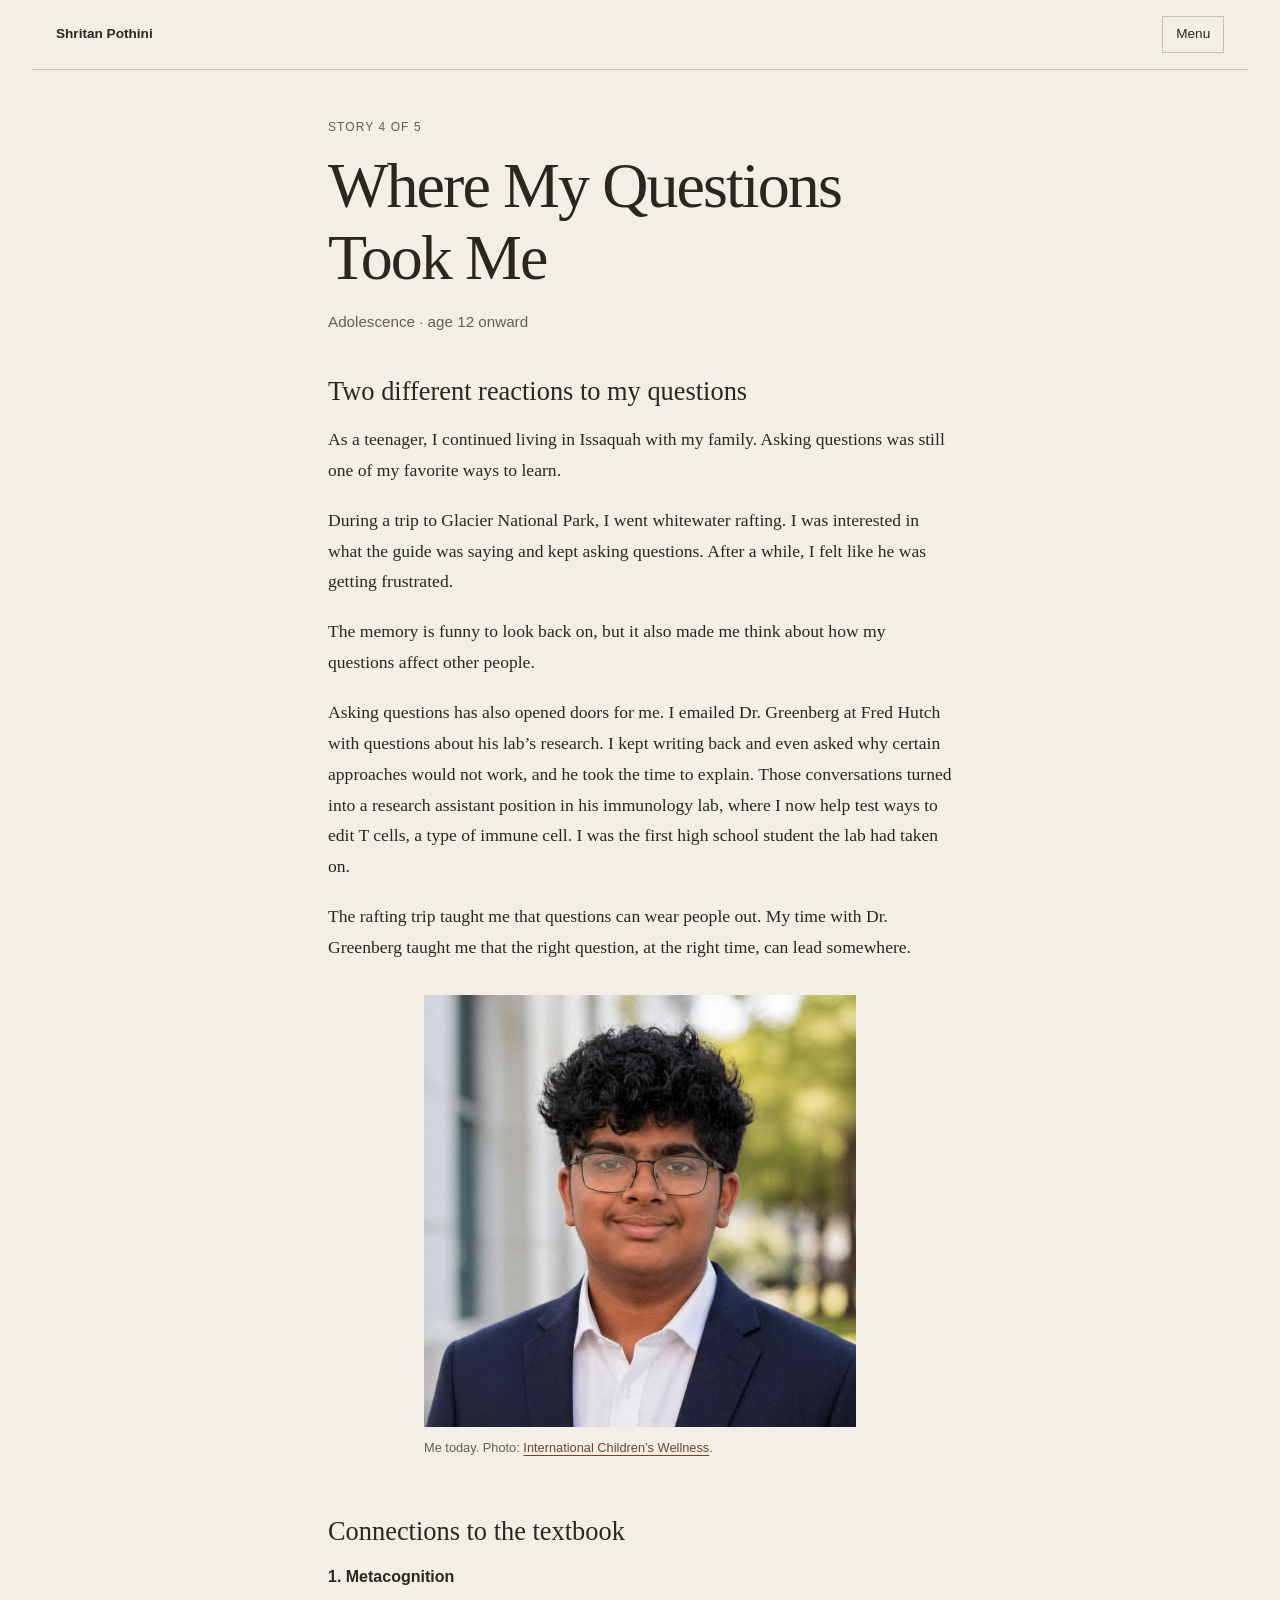
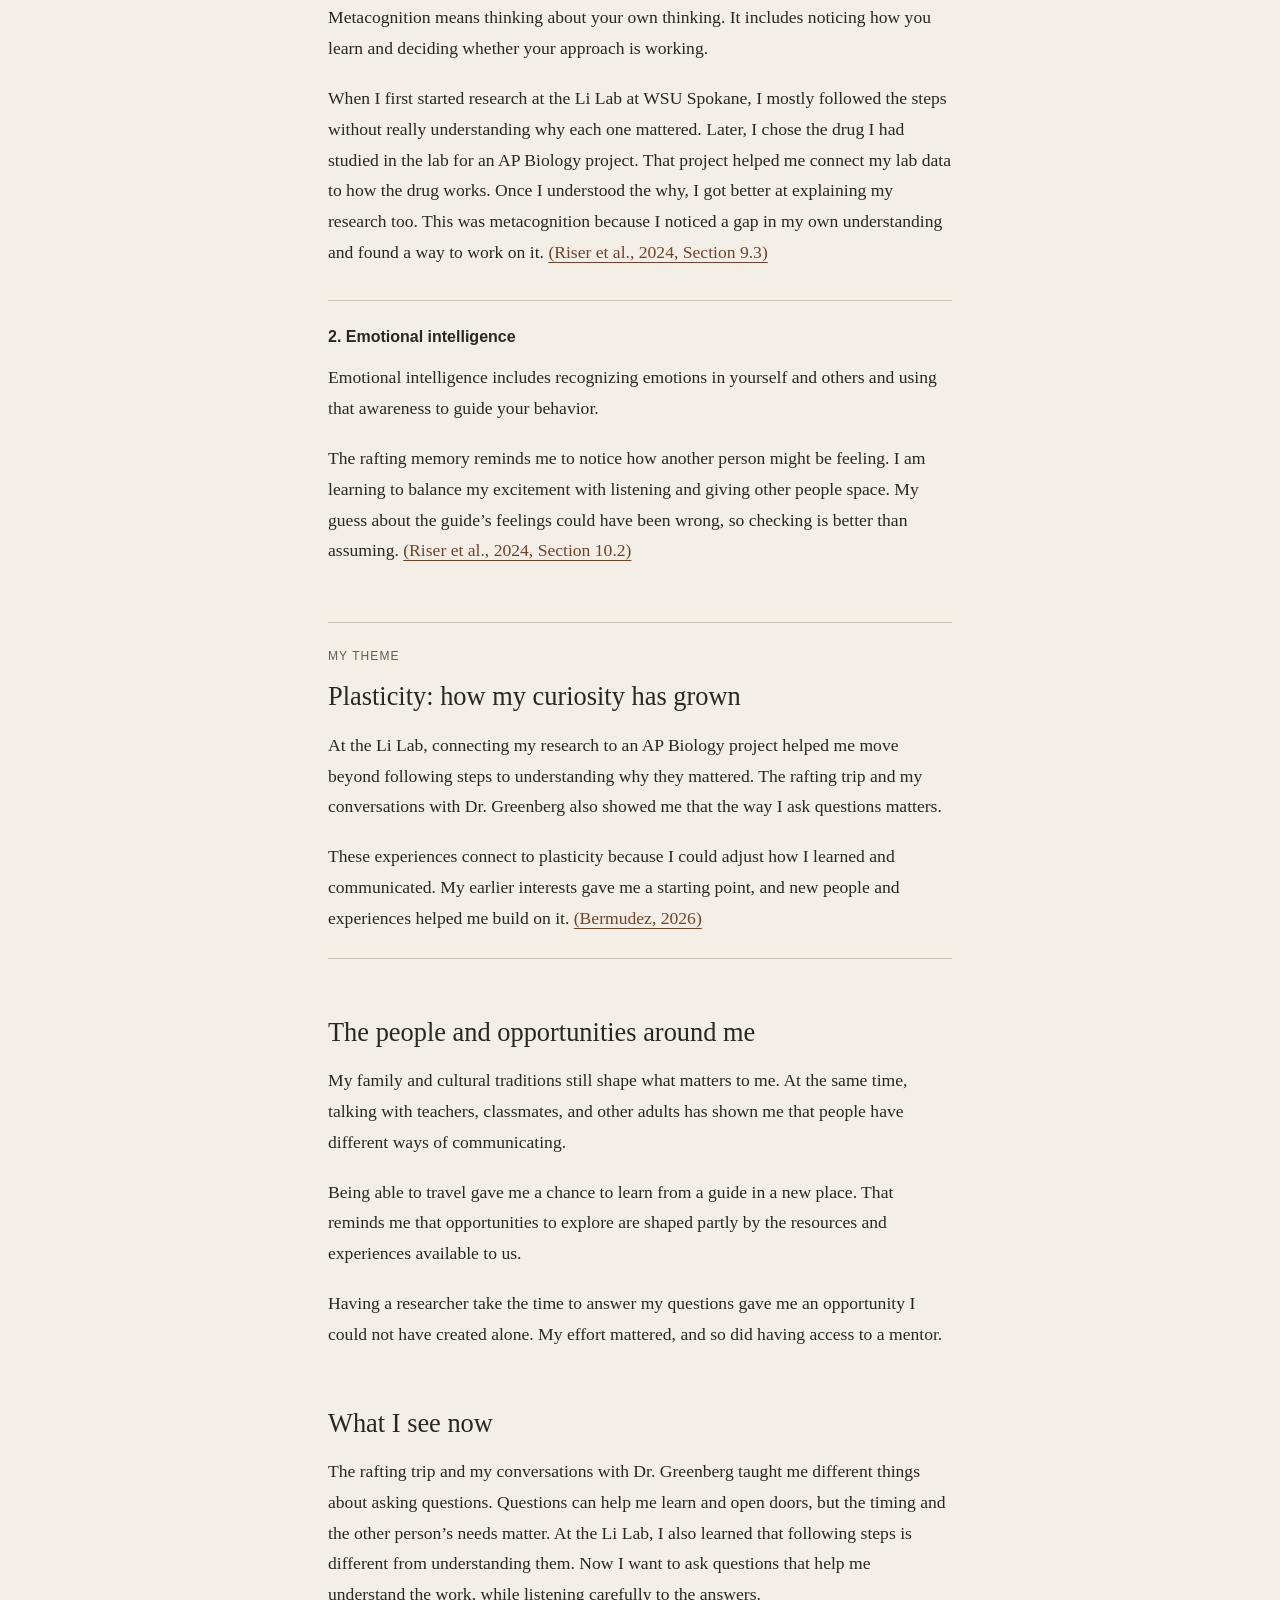
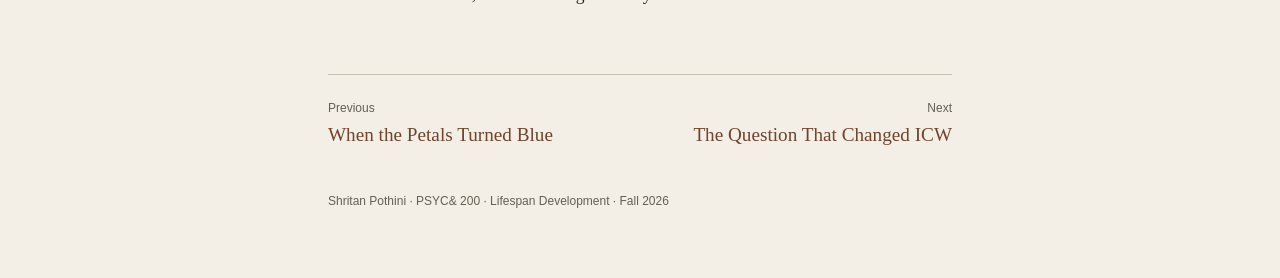
<file: stage-3.html>
<!doctype html>
<html lang="en">
<head>
  <meta charset="utf-8">
  <meta name="viewport" content="width=device-width, initial-scale=1">
  <meta name="robots" content="noindex">
  <title>Where My Questions Took Me</title>
  <link rel="stylesheet" href="site.css">
  <script src="site-config.js" defer></script>
  <script src="site.js" defer></script>
</head>
<body>
  <header id="site-header"></header>
  <main>
    <div class="hero">
      <p class="eyebrow" data-post-number></p>
      <h1 data-post-title></h1>
      <p class="hero-sub"><span data-post-ages></span></p>
    </div>

<section>
<h2>Two different reactions to my questions</h2>
<p>As a teenager, I continued living in Issaquah with my family. Asking questions was still one of my favorite ways to learn.</p>
<p>During a trip to Glacier National Park, I went whitewater rafting. I was interested in what the guide was saying and kept asking questions. After a while, I felt like he was getting frustrated.</p>
<p>The memory is funny to look back on, but it also made me think about how my questions affect other people.</p>
<p>Asking questions has also opened doors for me. I emailed Dr. Greenberg at Fred Hutch with questions about his lab’s research. I kept writing back and even asked why certain approaches would not work, and he took the time to explain. Those conversations turned into a research assistant position in his immunology lab, where I now help test ways to edit T cells, a type of immune cell. I was the first high school student the lab had taken on.</p>
<p>The rafting trip taught me that questions can wear people out. My time with Dr. Greenberg taught me that the right question, at the right time, can lead somewhere.</p><figure class="portrait"><img src="images/shritan-icw.png" alt="Portrait of Shritan" loading="lazy"><figcaption>Me today. Photo: <a href="https://internationalchildrenswellness.org/">International Children’s Wellness</a>.</figcaption></figure>
</section>
<section>
<h2>Connections to the textbook</h2>
<div class="concepts"><div class="concept">
<h3>1. Metacognition</h3>
<p>Metacognition means thinking about your own thinking. It includes noticing how you learn and deciding whether your approach is working.</p>
<p>When I first started research at the Li Lab at WSU Spokane, I mostly followed the steps without really understanding why each one mattered. Later, I chose the drug I had studied in the lab for an AP Biology project. That project helped me connect my lab data to how the drug works. Once I understood the why, I got better at explaining my research too. This was metacognition because I noticed a gap in my own understanding and found a way to work on it. <a href="https://openstax.org/books/lifespan-development/pages/9-3-cognition-in-adolescence">(Riser et al., 2024, Section 9.3)</a></p>

</div><div class="concept">
<h3>2. Emotional intelligence</h3>
<p>Emotional intelligence includes recognizing emotions in yourself and others and using that awareness to guide your behavior.</p>
<p>The rafting memory reminds me to notice how another person might be feeling. I am learning to balance my excitement with listening and giving other people space. My guess about the guide’s feelings could have been wrong, so checking is better than assuming. <a href="https://openstax.org/books/lifespan-development/pages/10-2-emotional-and-self-development-in-adolescence">(Riser et al., 2024, Section 10.2)</a></p>
</div></div>
</section>
<aside class="theme-note"><p class="eyebrow">My theme</p><p class="theme-name" data-theme-name></p><p>At the Li Lab, connecting my research to an AP Biology project helped me move beyond following steps to understanding why they mattered. The rafting trip and my conversations with Dr. Greenberg also showed me that the way I ask questions matters.</p>
<p>These experiences connect to plasticity because I could adjust how I learned and communicated. My earlier interests gave me a starting point, and new people and experiences helped me build on it. <a href="references.html#course-slides">(Bermudez, 2026)</a></p>
</aside>
<section>
<h2>The people and opportunities around me</h2>
<p>My family and cultural traditions still shape what matters to me. At the same time, talking with teachers, classmates, and other adults has shown me that people have different ways of communicating.</p><p>Being able to travel gave me a chance to learn from a guide in a new place. That reminds me that opportunities to explore are shaped partly by the resources and experiences available to us.</p><p>Having a researcher take the time to answer my questions gave me an opportunity I could not have created alone. My effort mattered, and so did having access to a mentor.</p>

</section>
<section>
<h2>What I see now</h2>

<p>The rafting trip and my conversations with Dr. Greenberg taught me different things about asking questions. Questions can help me learn and open doors, but the timing and the other person’s needs matter. At the Li Lab, I also learned that following steps is different from understanding them. Now I want to ask questions that help me understand the work, while listening carefully to the answers.</p>

</section>
    <nav class="pager" id="pager" aria-label="Previous and next post"></nav>
  </main>
  <footer id="site-footer"></footer>
</body>
</html>
</file>
<file: site.css>
:root {
  color-scheme: light;
  --paper: #f3efe6;
  --ink: #282721;
  --muted: #645e54;
  --rule: #c9c1b3;
  --accent: #714329;
  --serif: Georgia, "Times New Roman", serif;
  --sans: Arial, Helvetica, sans-serif;
  --measure: 42rem;
}
* { box-sizing: border-box; }
body { margin: 0; background: var(--paper); color: var(--ink); font: 1.1rem/1.75 var(--serif); }
a { color: var(--accent); text-underline-offset: .2em; text-decoration-thickness: 1px; }
a:hover { text-decoration-thickness: 2px; }
:focus-visible { outline: 2px solid var(--accent); outline-offset: 5px; }
img { display: block; max-width: 100%; height: auto; }
button { color: inherit; font: inherit; }
.nav { max-width: 76rem; margin: auto; padding: 1.4rem 2rem; display: flex; flex-wrap: wrap; align-items: center; justify-content: space-between; gap: 1rem 2rem; border-bottom: 1px solid var(--rule); font: .85rem/1.5 var(--sans); }
.brand { color: var(--ink); font-weight: 700; text-decoration: none; }
.nav-list { display: flex; flex-wrap: wrap; gap: .5rem 1.4rem; list-style: none; padding: 0; margin: 0; }
.nav-list a { color: var(--muted); display: block; padding: .3rem 0; text-decoration: none; }
.nav-list a[aria-current="page"] { color: var(--ink); text-decoration: underline; font-weight: 700; }
.nav-toggle { display: none; background: transparent; border: 1px solid var(--rule); padding: .45rem .8rem; cursor: pointer; }
main { max-width: var(--measure); padding: 0 1.5rem; margin: auto; }
.hero { padding: 4.5rem 0 3rem; }
.eyebrow { font: .75rem/1.5 var(--sans); letter-spacing: .09em; text-transform: uppercase; color: var(--muted); margin: 0 0 .9rem; }
h1 { margin: 0; font: 400 clamp(2.5rem, 7vw, 4rem)/1.12 var(--serif); letter-spacing: -.03em; }
.hero-sub { color: var(--muted); font: .95rem/1.6 var(--sans); margin: 1rem 0 0; }
section { margin: 0 0 3.5rem; }
h2 { font: 400 1.65rem/1.3 var(--serif); margin: 0 0 1rem; }
h3 { font: 700 1rem/1.5 var(--sans); margin: 0 0 .85rem; }
p { margin: 0 0 1.2rem; }
.theme-note { margin: 0 0 3.5rem; padding: 1.5rem 0; border-top: 1px solid var(--rule); border-bottom: 1px solid var(--rule); }
.theme-name { font: 400 1.65rem/1.3 var(--serif); margin-bottom: 1rem; }
.theme-note p:last-child, .concept p:last-child { margin-bottom: 0; }
.concepts { display: block; }
.concept { margin: 0 0 2rem; padding: 0; }
.concept + .concept { padding-top: 1.5rem; border-top: 1px solid var(--rule); }
figure { margin: 2rem 0 2.5rem; }
figure img { width: 100%; cursor: zoom-in; }
figure.portrait { max-width: 27rem; margin-left: auto; margin-right: auto; }
figcaption { margin-top: .7rem; color: var(--muted); font: .8rem/1.6 var(--sans); }
.roadmap { margin: 0; padding: 0; list-style: none; }
.roadmap li { border-top: 1px solid var(--rule); }
.roadmap a { display: block; padding: 1rem 0; color: var(--ink); text-decoration: none; }
.road-ages { display: block; color: var(--muted); font: .8rem/1.5 var(--sans); }
.road-title { font-size: 1.3rem; }
.references { padding-left: 1.5rem; text-indent: -1.5rem; overflow-wrap: anywhere; }
.source-list { padding-left: 1.25rem; }
.source-list li { margin-bottom: .65rem; }
.pager { display: flex; gap: 1.5rem; margin: 4rem 0 0; padding-top: 1.5rem; border-top: 1px solid var(--rule); }
.pager a { flex: 1; font-size: 1.2rem; text-decoration: none; }
.pager small { display: block; color: var(--muted); font: .75rem/1.6 var(--sans); }
.pager .next { text-align: right; margin-left: auto; }
#site-footer { max-width: var(--measure); margin: 2.5rem auto 0; padding: 0 1.5rem 3rem; color: var(--muted); font: .75rem/1.6 var(--sans); }
.lightbox { max-width: min(92vw, 60rem); padding: 1rem; background: var(--paper); color: var(--ink); border: 1px solid var(--rule); }
.lightbox::backdrop { background: rgb(0 0 0 / .8); }
.lightbox img { max-height: 76vh; width: auto; margin: auto; }
.lightbox p { margin: .75rem 0 0; font: .85rem/1.6 var(--sans); }
.lightbox-close { display: block; margin: 0 0 .75rem auto; background: transparent; border: 1px solid var(--rule); padding: .4rem .75rem; font: .85rem var(--sans); cursor: pointer; }
@media (max-width: 1400px) {
  .nav { padding: 1rem 1.5rem; }
  .nav-toggle { display: block; }
  .nav-list { display: none; flex-direction: column; flex-basis: 100%; gap: .2rem; }
  .nav-list.open { display: flex; }
  .nav-list a { padding: .6rem 0; }
  .hero { padding: 3rem 0 2.5rem; }
}
@media print {
  .nav, .pager { display: none; }
  body { background: #fff; color: #000; font-size: 11pt; }
}

/* Keep the small speaking image close to its native display size. */
figure.speaking-photo { max-width: 19rem; }
</file>
